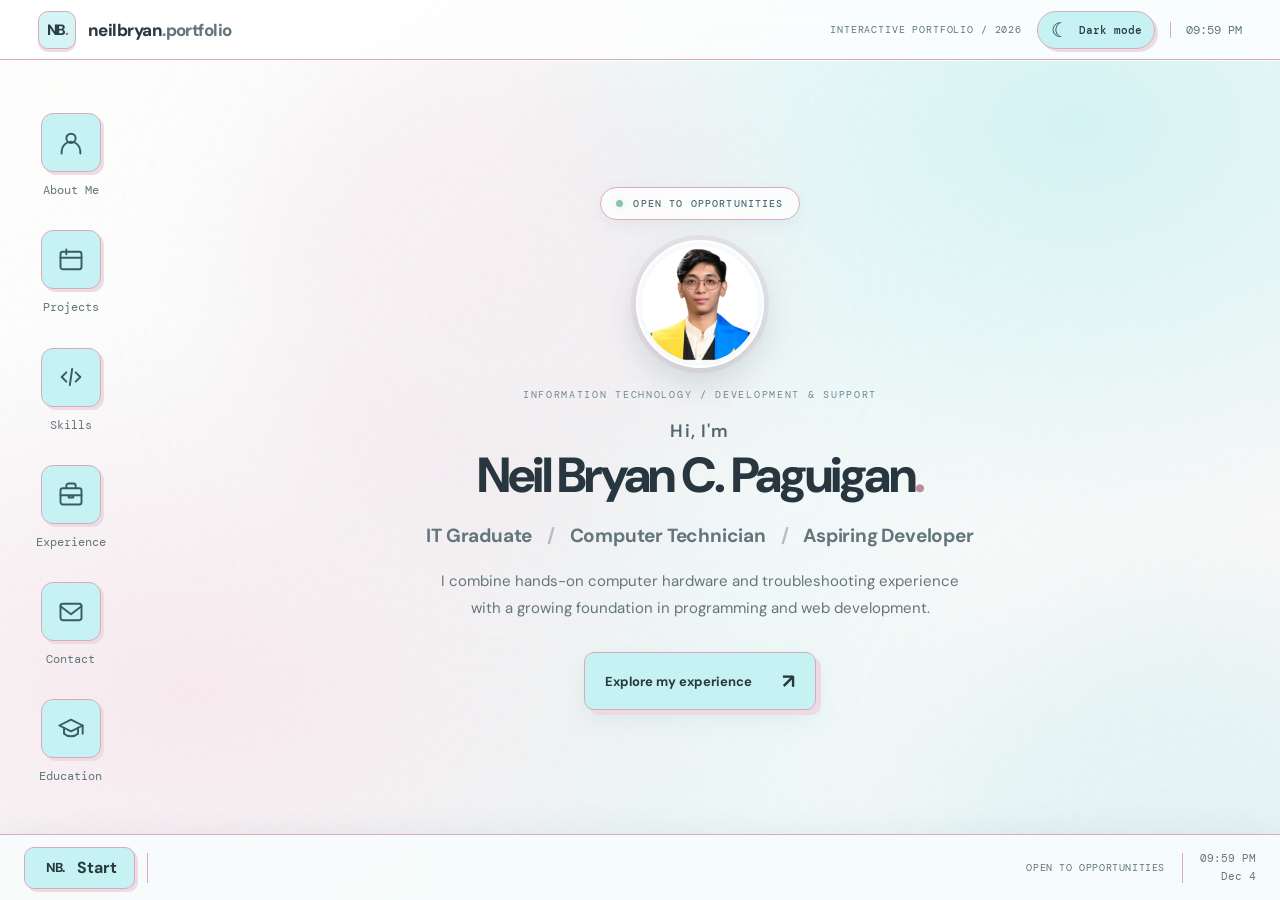
<file: index.html>
<!DOCTYPE html>

<html data-theme="light" lang="en">
  <head>
    <meta charset="utf-8"/>
    <meta content="width=device-width, initial-scale=1.0" name="viewport"/>
    <meta content="#f8fbfa" name="theme-color"/>
    <meta content="Explore Neil Bryan C. Paguigan’s desktop-style portfolio: IT graduate, computer technician, and developing programmer based in Bulacan, Philippines." name="description"/>
    <title>Neil Bryan C. Paguigan | Portfolio</title>
    <link href="style.css?v=home-portrait-1" rel="stylesheet"/>
    <link href="neon-overtake.css" rel="stylesheet"/>
    <script defer="" src="script.js?v=ios-window-fix-1"></script>
    <link href="assets/favicon.svg" rel="icon" type="image/svg+xml"/>
  </head>

  <body>
    <!-- SVG ICON DEFINITIONS — navigation icon shapes -->
    <svg aria-hidden="true" class="icon-sprite" xmlns="http://www.w3.org/2000/svg">
      <defs>
        <symbol fill="none" id="icon-about" stroke="currentColor" stroke-linecap="round" stroke-linejoin="round" stroke-width="1.65" viewbox="0 0 24 24">
          <circle cx="12" cy="8" r="4"></circle>
          <path d="M4 21v-2a8 8 0 0 1 16 0v2"></path>
        </symbol>
        <symbol fill="none" id="icon-projects" stroke="currentColor" stroke-linecap="round" stroke-linejoin="round" stroke-width="1.65" viewbox="0 0 24 24">
          <rect height="15" rx="2" width="18" x="3" y="5"></rect>
          <path d="M3 10h18M8 3v4"></path>
        </symbol>
        <symbol fill="none" id="icon-skills" stroke="currentColor" stroke-linecap="round" stroke-linejoin="round" stroke-width="1.65" viewbox="0 0 24 24">
          <path d="m8 8-4 4 4 4m8-8 4 4-4 4m-3-11-2 14"></path>
        </symbol>
        <symbol fill="none" id="icon-experience" stroke="currentColor" stroke-linecap="round" stroke-linejoin="round" stroke-width="1.65" viewbox="0 0 24 24">
          <rect height="14" rx="2" width="18" x="3" y="7"></rect>
          <path d="M8 7V5a2 2 0 0 1 2-2h4a2 2 0 0 1 2 2v2M3 13h18M10 13v2h4v-2"></path>
        </symbol>
        <symbol fill="none" id="icon-contact" stroke="currentColor" stroke-linecap="round" stroke-linejoin="round" stroke-width="1.65" viewbox="0 0 24 24">
          <rect height="14" rx="2" width="18" x="3" y="5"></rect>
          <path d="m3 7 9 7 9-7"></path>
        </symbol>
        <symbol fill="none" id="icon-education" stroke="currentColor" stroke-linecap="round" stroke-linejoin="round" stroke-width="1.65" viewbox="0 0 24 24">
          <path d="m2 9 10-5 10 5-10 5L2 9Z"></path>
          <path d="M6 11v5c3.5 3 8.5 3 12 0v-5M22 9v7"></path>
        </symbol>
      </defs>
    </svg>
    <div aria-hidden="true" class="wallpaper">
      <div class="ambient ambient-one"></div>
      <div class="ambient ambient-two"></div>
      <div class="grain"></div>
    </div>
    <div class="desktop" id="desktop">
      <!-- TOP BAR — logo, theme toggle and clock -->
      <header class="topbar">
        <div class="brand">
          <span aria-hidden="true" class="brand-mark">NB<span>.</span></span>
          <span>neilbryan<span class="muted">.portfolio</span></span>
        </div>
        <div class="topbar-right">
          <span class="topbar-tip">INTERACTIVE PORTFOLIO / 2026</span>
          <button aria-label="Switch to dark mode" aria-pressed="false" class="theme-toggle" id="themeToggle" title="Switch theme" type="button">
            <span aria-hidden="true" class="theme-toggle-icon" id="themeGlyph">☾</span>
            <span class="theme-toggle-label" id="themeLabel">Dark mode</span>
          </button>
          <span class="topbar-divider"></span>
          <span id="topClock">--:--</span>
        </div>
      </header>
      <main class="workspace">
        <!-- DESKTOP SHORTCUTS — data-open targets a window ID -->
        <div aria-label="Desktop shortcuts" class="desktop-icons">
          <button class="shortcut" data-open="about">
            <span class="shortcut-icon icon-about">
              <svg aria-hidden="true" class="ui-icon"><use href="#icon-about"></use></svg>
            </span>
            <span>About Me</span>
          </button>
          <button class="shortcut" data-open="projects">
            <span class="shortcut-icon icon-projects">
              <svg aria-hidden="true" class="ui-icon"><use href="#icon-projects"></use></svg>
            </span>
            <span>Projects</span>
          </button>
          <button class="shortcut" data-open="skills">
            <span class="shortcut-icon icon-skills">
              <svg aria-hidden="true" class="ui-icon"><use href="#icon-skills"></use></svg>
            </span>
            <span>Skills</span>
          </button>
          <button class="shortcut" data-open="experience">
            <span class="shortcut-icon icon-experience">
              <svg aria-hidden="true" class="ui-icon"><use href="#icon-experience"></use></svg>
            </span>
            <span>Experience</span>
          </button>
          <button class="shortcut" data-open="contact">
            <span class="shortcut-icon icon-contact">
              <svg aria-hidden="true" class="ui-icon"><use href="#icon-contact"></use></svg>
            </span>
            <span>Contact</span>
          </button>
          <button class="shortcut" data-open="education">
            <span class="shortcut-icon icon-education">
              <svg aria-hidden="true" class="ui-icon"><use href="#icon-education"></use></svg>
            </span>
            <span>Education</span>
          </button>
        </div>

        <!-- HERO / HOME PAGE — edit your name, headline and introduction here -->
        <section aria-label="Welcome" class="hero">
          <div class="hello-pill"><span class="status-dot"></span> OPEN TO OPPORTUNITIES</div>
          <!-- HOME PORTRAIT — uses the same photo as the About Me window. -->
          <div class="hero-symbol hero-portrait">
            <img
              src="assets/profile.jpg"
              alt="Portrait of Neil Bryan C. Paguigan"
              width="400"
              height="400"
              fetchpriority="high"
            />
          </div>
          <p class="hero-kicker">INFORMATION TECHNOLOGY / DEVELOPMENT &amp; SUPPORT</p>
          <p class="hero-intro">Hi, I'm</p>
          <h1 class="hero-name">Neil Bryan C. Paguigan<span class="hero-period">.</span></h1>
          <p class="hero-description">IT Graduate <span class="role-divider">/</span> Computer Technician <span class="role-divider">/</span> Aspiring Developer</p>
          <p class="hero-subtitle">
            I combine hands-on computer hardware and troubleshooting experience with a growing foundation
            in programming and web development.
          </p>
          <button class="hero-action" data-open="experience">Explore my experience <span aria-hidden="true">↗</span></button>
        </section>
        <div class="window-layer" id="windowLayer">
          <!-- ABOUT ME — edit your introduction and personal details below -->
          <section aria-label="About Me" aria-modal="false" class="app-window" data-icon="A" data-title="About Me" hidden="" id="window-about" role="dialog">
            <div class="window-titlebar">
              <div class="window-heading"><svg aria-hidden="true" class="heading-icon"><use href="#icon-about"></use></svg>about / profile</div>
              <div class="window-controls">
                <button aria-label="Minimize About Me" data-minimize="">−</button>
                <button aria-label="Close About Me" data-close="">×</button>
              </div>
            </div>
            <div class="window-body about-layout">
              <div class="avatar-card">
                <div class="avatar-art avatar-photo-wrap">
                  <img alt="Portrait of Neil Bryan C. Paguigan" height="400" loading="lazy" src="assets/profile.jpg" width="400"/>
                </div>
                <div class="avatar-caption">NEIL BRYAN C. PAGUIGAN</div>
              </div>
              <div class="about-copy">
                <p class="eyebrow">01 / ABOUT ME</p>
                <h2>Hi, I'm <span class="highlight">Neil Bryan.</span></h2>
                <p>
                  I'm a Bachelor of Science in Information Technology graduate from STI College San Jose
                  Del Monte, with practical experience in computer diagnostics, PC assembly, operating
                  system installation, and software troubleshooting.
                </p>
                <p>
                  My background also includes an on-the-job training role as a video editor at Hooli
                  Software. I'm continuing to build my programming skills and looking for opportunities
                  to apply both my technical experience and creativity.
                </p>
                <div class="tags">
                  <span>BS Information Technology</span>
                  <span>PC Support</span>
                  <span>Web Fundamentals</span>
                  <span>Video Editing</span>
                </div>
              </div>
            </div>
          </section>

          <!-- PROJECTS — update project cards, descriptions and links below -->
          <section aria-label="Projects" aria-modal="false" class="app-window" data-icon="P" data-title="Projects" hidden="" id="window-projects" role="dialog">
            <div class="window-titlebar">
              <div class="window-heading"><svg aria-hidden="true" class="heading-icon"><use href="#icon-projects"></use></svg>projects / selected work</div>
              <div class="window-controls">
                <button aria-label="Minimize Projects" data-minimize="">−</button>
                <button aria-label="Close Projects" data-close="">×</button>
              </div>
            </div>
            <div class="window-body">
              <p class="eyebrow">02 / SELECTED WORK</p>
              <div class="section-heading">
                <h2>Work &amp; <span class="highlight">projects.</span></h2>
                <span class="tiny-caption">SELECTED WORK</span>
              </div>
              <div class="project-grid">
                <!-- PROJECT CARD — replace the title, description, and tech stack below -->
                <article class="project-card">
                  <div class="project-art art-one">
                    <span aria-hidden="true" class="project-logo">NB<span class="project-logo-dot">.</span></span>
                    <small>WEB PORTFOLIO</small>
                  </div>
                  <div class="project-content">
                    <div class="project-index">01 — PERSONAL WEBSITE</div>
                    <h3>Portfolio OS</h3>
                    <p>This website: a desktop-inspired, responsive portfolio with shortcut navigation, interactive windows, and light/dark themes.</p>
                    <div class="project-footer">
                      <span>HTML · CSS · JAVASCRIPT</span>
                      <span class="project-current">YOU'RE HERE</span>
                    </div>
                  </div>
                </article>

                <!-- PROJECT 02 — VIDEO EDITING: Opens an internal Portfolio OS window -->
                <article class="project-card video-project-card">
                  <a
                    class="video-project-card-link"
                    href="#window-video-editing"
                    data-open="video-editing"
                    aria-label="Open Video Editing samples inside Portfolio OS"
                  >
                    <div class="project-art art-two">
                      <span aria-hidden="true">▶</span>
                      <small>HOOLI SOFTWARE</small>
                    </div>

                    <div class="project-content">
                      <div class="project-index">02 — OJT / VIDEO</div>
                      <h3>Video Editing</h3>

                      <p>
                        Edited short-form Reels content and lyric videos during
                        my March–June 2023 internship at Hooli Software.
                      </p>

                      <div class="project-footer">
                        <span>REELS · LYRIC VIDEOS</span>
                        <span class="video-project-action">VIEW SAMPLES ↗</span>
                      </div>
                    </div>
                  </a>
                </article>

                <!-- PROJECT CARD — replace the title, description, and tech stack below -->
                <article class="project-card neon-project-card">
                  <a aria-label="View Neon Overtake game details, screenshots, and download (opens in a new tab)" class="neon-project-card-link" href="neon-overtake.html" rel="noopener noreferrer" target="_blank">
                    <div class="project-art neon-project-art">
                      <img alt="Neon Overtake game logo" loading="lazy" src="assets/neon-overtake/logo.png"/>
                      <small>PYTHON / WINDOWS GAME</small>
                    </div>
                    <div class="project-content">
                      <div class="project-index">03 — INDEPENDENT GAME PROJECT</div>
                      <h3>Neon Overtake</h3>
                      <p>A neon-styled 2D arcade driving game. Dodge traffic, overtake cars, and chase a new personal best as the speed increases.</p>
                      <div class="project-footer">
                        <span>PYTHON · WINDOWS · ARCADE</span>
                        <span class="neon-project-action">VIEW GAME ↗</span>
                      </div>
                    </div>
                  </a>
                </article>

                <!-- PROJECT 04 — NEON OVERTAKE: Click to open the game details in a new tab -->
              </div>
              <p class="editor-note">Select Neon Overtake to view gameplay screenshots, details, and its Windows installer.</p>
            </div>
          </section>

          <!-- VIDEO EDITING — Internal Portfolio OS window with two YouTube samples -->
          <section
            id="window-video-editing"
            class="app-window video-samples-window"
            role="dialog"
            aria-label="Video Editing sample videos"
            aria-modal="false"
            data-title="Video Editing"
            data-icon="▶"
            hidden
          >
            <div class="window-titlebar">
              <div class="window-heading">
                <svg aria-hidden="true" class="heading-icon">
                  <use href="#icon-projects"></use>
                </svg>
                video editing / youtube samples
              </div>

              <div class="window-controls">
                <button aria-label="Minimize Video Editing" data-minimize>−</button>
                <button aria-label="Close Video Editing" data-close>×</button>
              </div>
            </div>

            <div class="window-body video-samples-body">
              <p class="eyebrow">02 / VIDEO EDITING</p>
              <h2>Here are my <span class="highlight">sample YouTube videos.</span></h2>

              <p class="video-samples-intro">
                Two video-editing samples: one standard YouTube video and one YouTube Short.
                You can watch them here without leaving Portfolio OS.
              </p>

              <div class="video-samples-grid">
                <!-- SAMPLE 01 — Regular YouTube video -->
                <article class="video-sample-card">
                  <div class="video-sample-heading">
                    <span>01 / YT VIDEO</span>
                    <h3>YT Video</h3>
                  </div>

                  <div class="video-player video-player-wide">
                    <iframe
                      title="Video editing sample — YouTube video"
                      data-video-src="https://www.youtube-nocookie.com/embed/UKLAP0LVAnY"
                      loading="lazy"
                      allow="accelerometer; autoplay; clipboard-write; encrypted-media; gyroscope; picture-in-picture; web-share"
                      referrerpolicy="strict-origin-when-cross-origin"
                      allowfullscreen
                    ></iframe>
                  </div>

                  <a
                    class="video-sample-external"
                    href="https://www.youtube.com/watch?v=UKLAP0LVAnY"
                    target="_blank"
                    rel="noopener noreferrer"
                  >
                    View original on YouTube ↗
                  </a>
                </article>

                <!-- SAMPLE 02 — YouTube Short -->
                <article class="video-sample-card">
                  <div class="video-sample-heading">
                    <span>02 / YT SHORTS</span>
                    <h3>YT Shorts</h3>
                  </div>

                  <div class="video-player video-player-shorts">
                    <iframe
                      title="Video editing sample — YouTube Short"
                      data-video-src="https://www.youtube-nocookie.com/embed/x6o4ny98lG0"
                      loading="lazy"
                      allow="accelerometer; autoplay; clipboard-write; encrypted-media; gyroscope; picture-in-picture; web-share"
                      referrerpolicy="strict-origin-when-cross-origin"
                      allowfullscreen
                    ></iframe>
                  </div>

                  <a
                    class="video-sample-external"
                    href="https://www.youtube.com/shorts/x6o4ny98lG0"
                    target="_blank"
                    rel="noopener noreferrer"
                  >
                    View original on YouTube ↗
                  </a>
                </article>
              </div>

              <p class="video-samples-footnote">
                If an embedded video is unavailable, use its YouTube link above.
              </p>
            </div>
          </section>

          <!-- SKILLS — edit your technical and workplace skills below -->
          <section aria-label="Skills" aria-modal="false" class="app-window" data-icon="S" data-title="Skills" hidden="" id="window-skills" role="dialog">
            <div class="window-titlebar">
              <div class="window-heading"><svg aria-hidden="true" class="heading-icon"><use href="#icon-skills"></use></svg>skills / capabilities</div>
              <div class="window-controls">
                <button aria-label="Minimize Skills" data-minimize="">−</button>
                <button aria-label="Close Skills" data-close="">×</button>
              </div>
            </div>
            <div class="window-body">
              <p class="eyebrow">03 / TECHNICAL SKILLS</p>
              <h2>What I <span class="highlight">work with.</span></h2>
              <p class="section-lead">A foundation in programming and practical experience with computers, software, and creative tools.</p>

              <!-- SKILL CATEGORY — add or remove <span> items inside .skill-pills -->
              <div class="skill-group">
                <h3><span>01</span> Programming fundamentals</h3>
                <div class="skill-pills">
                  <span>HTML</span>
                  <span>CSS</span>
                  <span>JavaScript</span>
                  <span>C# (basic)</span>
                  <span>Python (basic)</span>
                </div>
              </div>

              <!-- SKILL CATEGORY — add or remove <span> items inside .skill-pills -->
              <div class="skill-group">
                <h3><span>02</span> Computer hardware &amp; support</h3>
                <div class="skill-pills">
                  <span>PC Building</span>
                  <span>System Diagnostics</span>
                  <span>OS Installation</span>
                  <span>Software Installation</span>
                  <span>Basic Troubleshooting</span>
                  <span>Computer Literacy</span>
                </div>
              </div>

              <!-- SKILL CATEGORY — add or remove <span> items inside .skill-pills -->
              <div class="skill-group">
                <h3><span>03</span> Creative &amp; workplace skills</h3>
                <div class="skill-pills">
                  <span>Reels Video Editing</span>
                  <span>Lyric Videos</span>
                  <span>Photo Editing</span>
                  <span>Microsoft Office (basic)</span>
                  <span>Written Communication</span>
                  <span>Verbal Communication</span>
                </div>
              </div>
              <p class="editor-note">Programming languages are listed as foundational skills, consistent with my résumé.</p>
            </div>
          </section>

          <!-- EXPERIENCE — edit your job descriptions and dates below -->
          <section aria-label="Experience" aria-modal="false" class="app-window" data-icon="E" data-title="Experience" hidden="" id="window-experience" role="dialog">
            <div class="window-titlebar">
              <div class="window-heading"><svg aria-hidden="true" class="heading-icon"><use href="#icon-experience"></use></svg>experience / timeline</div>
              <div class="window-controls">
                <button aria-label="Minimize Experience" data-minimize="">−</button>
                <button aria-label="Close Experience" data-close="">×</button>
              </div>
            </div>
            <div class="window-body">
              <p class="eyebrow">04 / PROFESSIONAL EXPERIENCE</p>
              <h2>Where I've <span class="highlight">worked.</span></h2>

              <!-- EXPERIENCE TIMELINE — edit roles, dates, and responsibilities -->
              <div class="timeline">
                <div class="timeline-item">
                  <div class="timeline-dot"></div>
                  <span class="timeline-date">NOV 2024 — PRESENT</span>
                  <h3>Computer Technician</h3>
                  <p class="timeline-place">PC Bulacan Computer Center · San Jose del Monte, Bulacan</p>
                  <ul class="experience-list">
                    <li>Diagnose desktop computer hardware issues.</li>
                    <li>Assemble and build system units.</li>
                    <li>Install operating systems and software, and perform basic troubleshooting.</li>
                  </ul>
                </div>
                <div class="timeline-item">
                  <div class="timeline-dot"></div>
                  <span class="timeline-date">MAR 2023 — JUN 2023</span>
                  <h3>Video Editor (OJT)</h3>
                  <p class="timeline-place">Hooli Software · Internship</p>
                  <ul class="experience-list">
                    <li>Edited Reels and other short-form video content.</li>
                    <li>Created or edited lyric videos.</li>
                    <li>Worked on preloaders for websites.</li>
                  </ul>
                </div>
              </div>
            </div>
          </section>

          <!-- CONTACT — edit your email, phone number and location below -->
          <section aria-label="Contact" aria-modal="false" class="app-window" data-icon="C" data-title="Contact" hidden="" id="window-contact" role="dialog">
            <div class="window-titlebar">
              <div class="window-heading"><svg aria-hidden="true" class="heading-icon"><use href="#icon-contact"></use></svg>contact / connect</div>
              <div class="window-controls">
                <button aria-label="Minimize Contact" data-minimize="">−</button>
                <button aria-label="Close Contact" data-close="">×</button>
              </div>
            </div>
            <div class="window-body contact-body">
              <div class="contact-art">
                <svg aria-hidden="true" class="contact-icon"><use href="#icon-contact"></use></svg>
              </div>
              <p class="eyebrow">05 / GET IN TOUCH</p>
              <h2>Let's <span class="highlight">connect.</span></h2>
              <p>I'm based in San Jose del Monte, Bulacan, Philippines, and open to opportunities in software development and IT support.</p>
              <a class="contact-primary" href="mailto:neilbryancpaguigan@gmail.com">Email me <span aria-hidden="true">↗</span></a>

              <!-- CONTACT DETAILS — these appear publicly when you publish the site -->
              <div class="contact-details">
                <a href="mailto:neilbryancpaguigan@gmail.com">neilbryancpaguigan@gmail.com</a>
                <a href="tel:+639936010426">+63 993-601-0426</a>
                <span>San Jose del Monte, Bulacan, PH</span>
              </div>
            </div>
          </section>

          <!-- EDUCATION — edit your qualifications and schools below -->
          <section aria-label="Education" aria-modal="false" class="app-window" data-icon="ED" data-title="Education" hidden="" id="window-education" role="dialog">
            <div class="window-titlebar">
              <div class="window-heading"><svg aria-hidden="true" class="heading-icon"><use href="#icon-education"></use></svg> education / qualifications</div>
              <div class="window-controls">
                <button aria-label="Minimize Education" data-minimize="">−</button>
                <button aria-label="Close Education" data-close="">×</button>
              </div>
            </div>
            <div class="window-body">
              <p class="eyebrow">06 / EDUCATION</p>
              <h2>My academic <span class="highlight">background.</span></h2>
              <div class="timeline education-timeline">
                <div class="timeline-item">
                  <div class="timeline-dot"></div>
                  <span class="timeline-date">COLLEGE · GRADUATE</span>
                  <h3>Bachelor of Science in Information Technology</h3>
                  <p class="timeline-place">STI College San Jose Del Monte</p>
                  <p>Dean's Lister (2022)</p>
                </div>
                <div class="timeline-item">
                  <div class="timeline-dot"></div>
                  <span class="timeline-date">SENIOR HIGH SCHOOL</span>
                  <h3>Senior High School</h3>
                  <p class="timeline-place">Bulacan Standard Academy</p>
                </div>
                <div class="timeline-item">
                  <div class="timeline-dot"></div>
                  <span class="timeline-date">EARLIER EDUCATION</span>
                  <h3>Junior High School</h3>
                  <p class="timeline-place">Bulacan Standard Academy · Grades 8–10</p>
                  <p class="timeline-place">College of Saint Adela · Grade 7 (as listed on résumé)</p>
                </div>
              </div>
            </div>
          </section>
        </div>
      </main>

      <!-- TASKBAR — Start button, open windows and date/time -->
      <footer class="taskbar">
        <button aria-expanded="false" aria-label="Open shortcut menu" class="start-button" id="startButton">
          <span aria-hidden="true" class="start-mark">NB<span>.</span></span>
          <span>Start</span>
        </button>
        <div class="task-separator"></div>
        <div aria-label="Open apps" class="task-items" id="taskItems"></div>
        <div class="taskbar-right">
          <span class="taskbar-message">OPEN TO OPPORTUNITIES</span>
          <span class="task-separator"></span>
          <div class="tray-clock">
            <span id="taskClock">--:--</span>
            <span id="taskDate">---</span>
          </div>
        </div>
      </footer>

      <!-- START MENU — navigation shortcuts -->
      <div class="start-menu" hidden="" id="startMenu">
        <div class="start-heading">
          <span aria-hidden="true" class="start-heading-mark">NB<span>.</span></span>
          <span>Navigation</span>
        </div>
        <div class="start-grid">
          <button data-open="about">
            <svg aria-hidden="true" class="start-menu-icon"><use href="#icon-about"></use></svg>
            <span>About Me</span>
          </button>
          <button data-open="projects">
            <svg aria-hidden="true" class="start-menu-icon"><use href="#icon-projects"></use></svg>
            <span>Projects</span>
          </button>
          <button data-open="skills">
            <svg aria-hidden="true" class="start-menu-icon"><use href="#icon-skills"></use></svg>
            <span>Skills</span>
          </button>
          <button data-open="experience">
            <svg aria-hidden="true" class="start-menu-icon"><use href="#icon-experience"></use></svg>
            <span>Experience</span>
          </button>
          <button data-open="contact">
            <svg aria-hidden="true" class="start-menu-icon"><use href="#icon-contact"></use></svg>
            <span>Contact</span>
          </button>
          <button data-open="education">
            <svg aria-hidden="true" class="start-menu-icon"><use href="#icon-education"></use></svg>
            <span>Education</span>
          </button>
        </div>
        <div class="start-footer">PORTFOLIO OS <span>VERSION 2.0</span></div>
      </div>
    </div>
  </body>
</html>
</file>
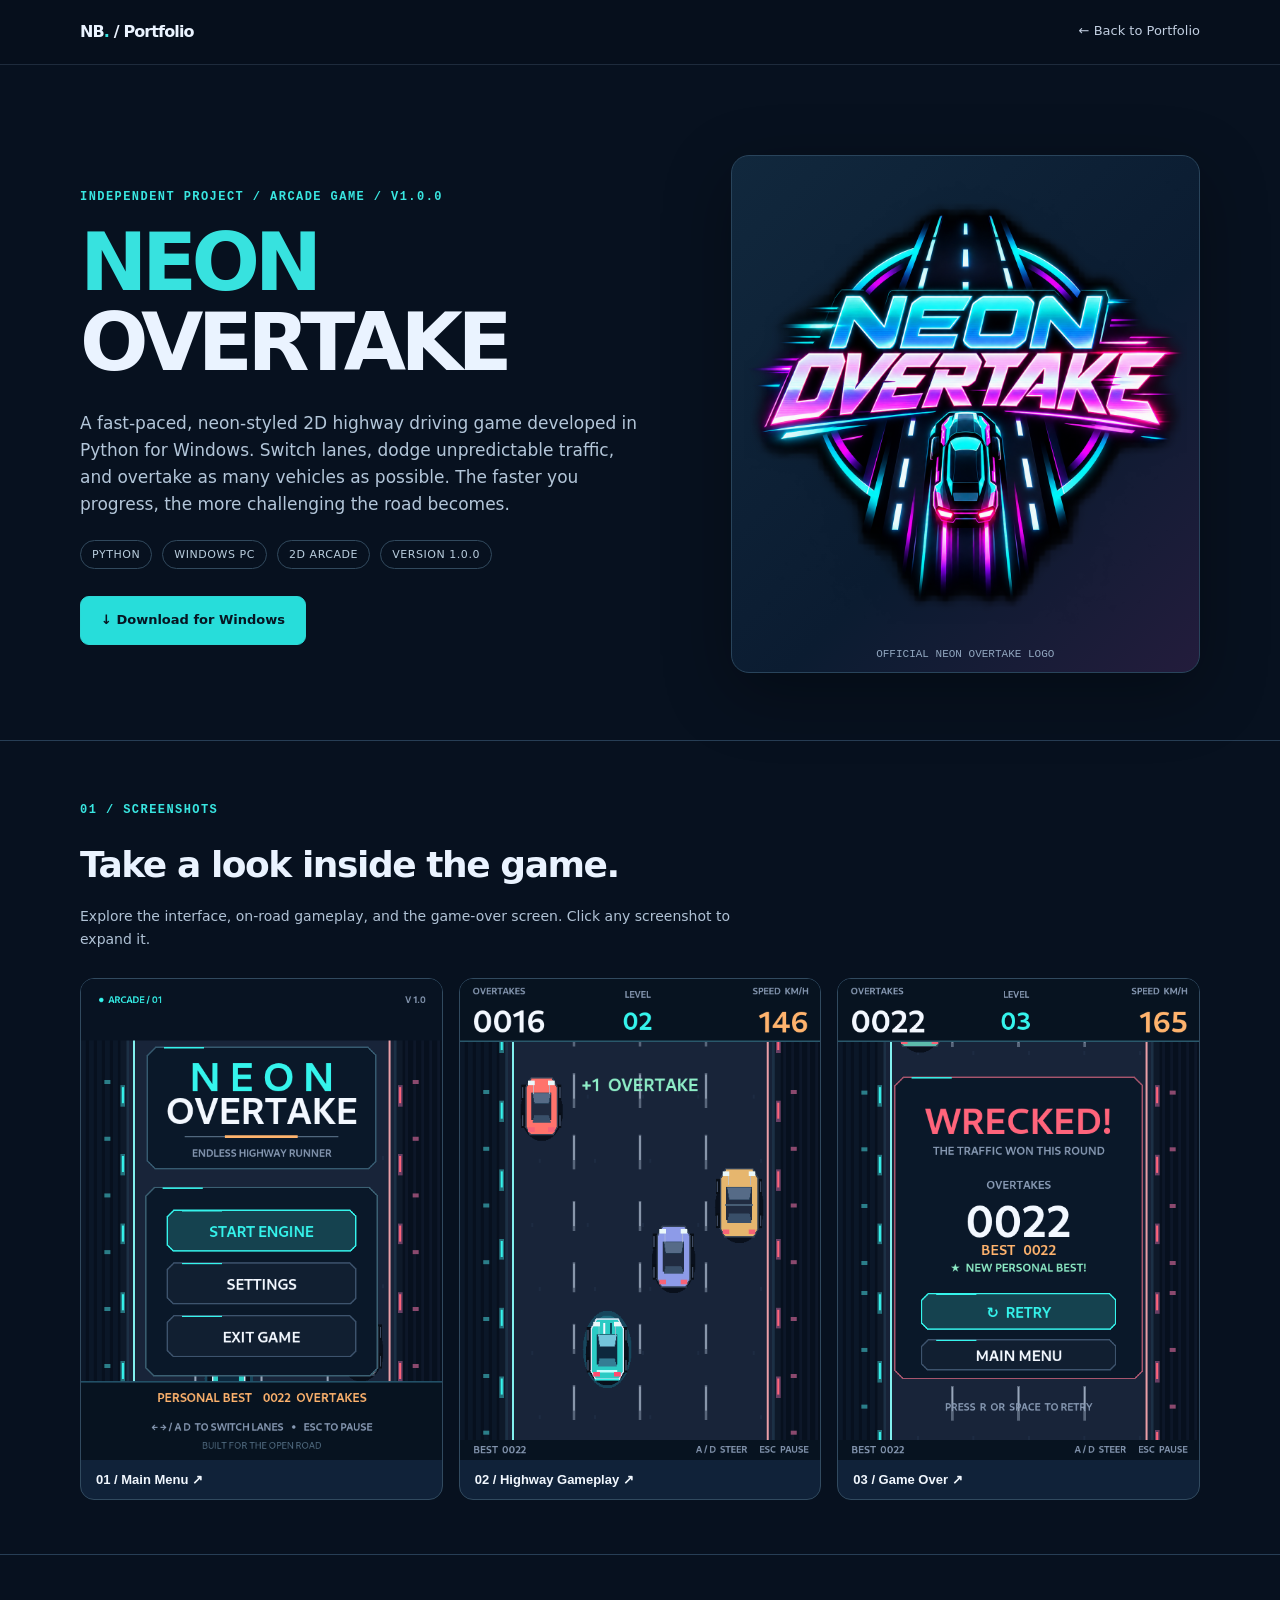
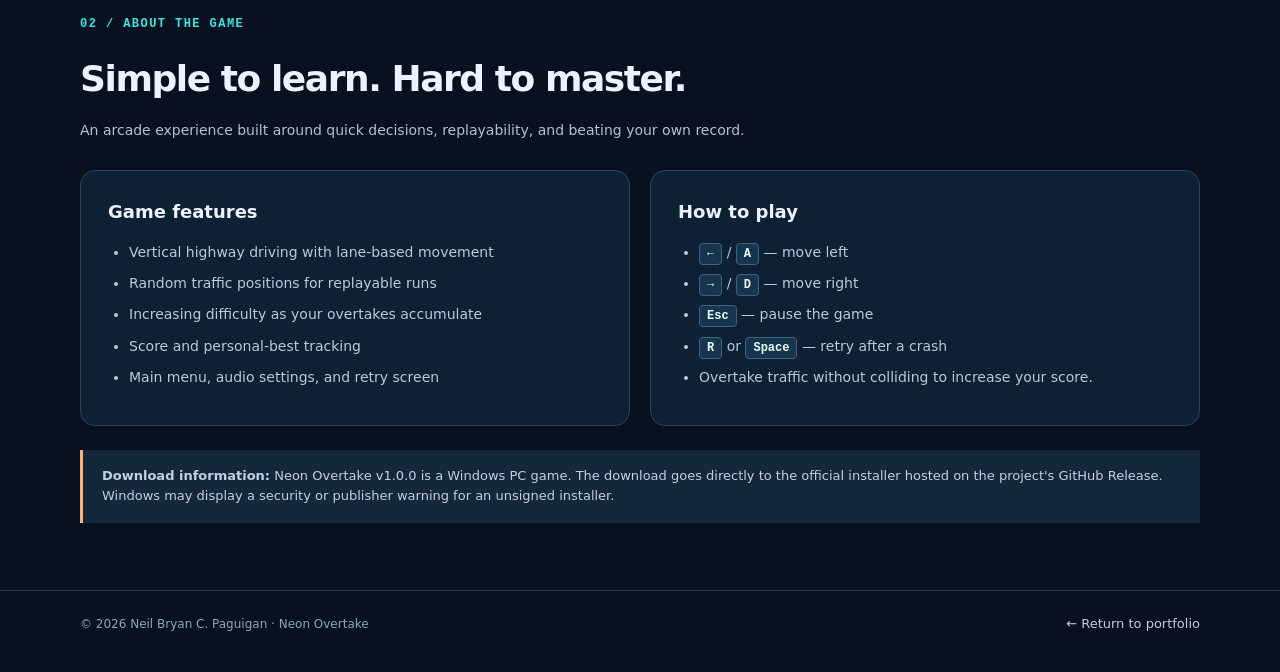
<file: neon-overtake.html>
<!DOCTYPE html>

<html lang="en">
  <head>
    <meta charset="utf-8"/>
    <meta content="width=device-width, initial-scale=1" name="viewport"/>
    <meta content="#07111f" name="theme-color"/>
    <meta content="Neon Overtake — a Python-made Windows arcade driving game. Screenshots, game features and direct download." name="description"/>
    <link href="assets/favicon.svg" rel="icon" type="image/svg+xml"/>
    <link href="neon-overtake.css" rel="stylesheet"/>
    <script defer="" src="neon-overtake.js"></script>
    <title>Neon Overtake | Neil Bryan Paguigan</title>
      </head>
        <body class="neon-page">
        <!-- Page navigation -->
          <header class="neon-topbar">
            <div class="neon-container neon-topbar-inner">
              <a aria-label="Return to portfolio homepage" class="neon-site-brand" href="index.html">NB<span>.</span> / Portfolio</a>
              <a class="neon-return" href="index.html">← Back to Portfolio</a>
            </div>
          </header>
    <main>
      <!-- Game overview and Windows installer -->
      <section aria-labelledby="gameTitle" class="neon-container neon-hero">
        <div>
          <p class="neon-kicker">Independent Project / Arcade Game / v1.0.0</p>
          <h1 class="neon-title" id="gameTitle"><span>Neon</span> Overtake</h1>
          <p class="neon-description">
          A fast-paced, neon-styled 2D highway driving game developed in Python for Windows.
          Switch lanes, dodge unpredictable traffic, and overtake as many vehicles as possible.
          The faster you progress, the more challenging the road becomes.
          </p>
        <div aria-label="Project technology and platform" class="neon-tags">
          <span>PYTHON</span>
          <span>WINDOWS PC</span>
          <span>2D ARCADE</span>
          <span>VERSION 1.0.0</span>
        </div>
        <div class="neon-actions">
          <a class="neon-btn neon-btn-primary" href="https://github.com/NiruPH8/NeonOvertake/releases/download/1.0.0/NeonOvertake-Setup-v1.0.0.exe">
            ↓ Download for Windows
          </a>
        </div>
        </div>
        <figure class="neon-hero-frame">
          <img alt="Neon Overtake game logo with a neon highway and car" height="989" src="assets/neon-overtake/logo.png" width="1893"/>
           <figcaption>OFFICIAL NEON OVERTAKE LOGO</figcaption>
        </figure>
      </section>
<hr class="neon-divider"/>
  <!-- Click a screenshot to enlarge it -->
      <section aria-labelledby="galleryTitle" class="neon-container neon-section">
        <p class="neon-kicker">01 / Screenshots</p>
        <h2 class="neon-section-title" id="galleryTitle">Take a look inside the game.</h2>
        <p class="neon-section-desc">Explore the interface, on-road gameplay, and the game-over screen. Click any screenshot to expand it.</p>
       <div class="neon-gallery" id="gameGallery">
        <button class="neon-gallery-item" data-caption="Main Menu" data-img="assets/neon-overtake/preview-menu.png" type="button">
          <img alt="Neon Overtake main menu" height="1254" loading="lazy" src="assets/neon-overtake/preview-menu.png" width="1254"/>
            <span>01 / Main Menu ↗</span>
        </button>
        <button class="neon-gallery-item" data-caption="Highway Gameplay" data-img="assets/neon-overtake/preview-gameplay.png" type="button">
          <img alt="Player driving between cars on the highway" height="720" loading="lazy" src="assets/neon-overtake/preview-gameplay.png" width="540"/>
            <span>02 / Highway Gameplay ↗</span>
       </button>
       <button class="neon-gallery-item" data-caption="Game Over &amp; Personal Best" data-img="assets/neon-overtake/preview-gameover.png" type="button">
          <img alt="Neon Overtake wrecked screen showing the personal best" height="720" loading="lazy" src="assets/neon-overtake/preview-gameover.png" width="540"/>
            <span>03 / Game Over ↗</span>
       </button>
      </div>
      </section>
<hr class="neon-divider"/>
<!-- Project details -->
      <section aria-labelledby="detailsTitle" class="neon-container neon-section">
        <p class="neon-kicker">02 / About the game</p>
          <h2 class="neon-section-title" id="detailsTitle">Simple to learn. Hard to master.</h2>
        <p class="neon-section-desc">An arcade experience built around quick decisions, replayability, and beating your own record.</p>
      <div class="neon-details">
        <div class="neon-detail-card">
         <h3>Game features</h3>
            <ul>
             <li>Vertical highway driving with lane-based movement</li>
             <li>Random traffic positions for replayable runs</li>
             <li>Increasing difficulty as your overtakes accumulate</li>
             <li>Score and personal-best tracking</li>
             <li>Main menu, audio settings, and retry screen</li>
            </ul>
         </div>
         <div class="neon-detail-card">
          <h3>How to play</h3>
            <ul>
             <li><kbd>←</kbd> / <kbd>A</kbd> — move left</li>
             <li><kbd>→</kbd> / <kbd>D</kbd> — move right</li>
             <li><kbd>Esc</kbd> — pause the game</li>
             <li><kbd>R</kbd> or <kbd>Space</kbd> — retry after a crash</li>
             <li>Overtake traffic without colliding to increase your score.</li>
            </ul>
         </div>
        </div>
          <p class="neon-note">
            <strong>Download information:</strong> Neon Overtake v1.0.0 is a Windows PC game.
          The download goes directly to the official installer hosted on the project's GitHub Release.
          Windows may display a security or publisher warning for an unsigned installer.
          </p>
      </section>
    </main>
<hr class="neon-divider"/>
        <footer class="neon-container neon-footer">
          <span>© 2026 Neil Bryan C. Paguigan · Neon Overtake</span>
            <a class="neon-return" href="index.html">← Return to portfolio</a>
        </footer>
<!-- Accessible full-screen screenshot viewer -->
        <dialog aria-labelledby="screenshotTitle" class="neon-lightbox" id="screenshotDialog">
         <div class="neon-lightbox-head">
          <strong id="screenshotTitle">Game screenshot</strong>
          <button aria-label="Close screenshot" id="closeScreenshot" type="button">✕ Close</button>
        </div>
            <img alt="Expanded game screenshot" height="720" id="fullScreenshot" width="540"/>
            <div class="neon-lightbox-actions">
            <button id="previousScreenshot" type="button">← Previous</button>
            <span aria-live="polite" id="screenshotNumber"></span>
            <button id="nextScreenshot" type="button">Next →</button>
        </div>
      </dialog>
    </body>
</html>
</file>
<file: style.css>
/*
 * PORTFOLIO STYLES — CODE NAVIGATION
 *
 * Use Ctrl+F for: HERO, PROJECTS, EXPERIENCE, CONTACT, or RESPONSIVE.
 * Light mode is the default; the dark theme is available through the toggle.
 * Many later rules refine earlier ones. Keep the order to preserve the design.
 * To change colors, look for LIGHT / DARK THEME and PASTEL LIGHT THEME.
 */


/* ==========================================================================
   FONTS — loaded from Google Fonts
   ========================================================================== */
@import url('https://fonts.googleapis.com/css2?family=DM+Mono:wght@400;500&family=DM+Sans:wght@400;500;600;700;800&display=swap');


/* ==========================================================================
   BASE / DESIGN TOKENS — main dark-mode variables and reset
   ========================================================================== */
:root {
  color-scheme: dark;
  --bg: #08090c;
  --panel: #121418;
  --panel2: #191b21;
  --border: #ffffff35;
  --text: #f7f4ee;
  --muted: #a5a4a7;
  --accent: #d9d2f2;
  --warm: #e8d6bd;
  --task-h: 66px;
  font-family: 'DM Sans',system-ui,sans-serif;
}

* {
  box-sizing: border-box;
}

html,
body {
  margin: 0;
  min-height: 100%;
  background: var(--bg);
  color: var(--text);
}

button,
a {
  font: inherit;
}

button {
  cursor: pointer;
}

a {
  color: inherit;
}


/* ==========================================================================
   BACKGROUND — wallpaper and soft ambient effects
   ========================================================================== */
.wallpaper {
  position: fixed;
  inset: 0;
  overflow: hidden;
  pointer-events: none;
  background: radial-gradient(ellipse at 50% 48%,#181a21 0%,#0b0c10 47%,#07080b 95%);
}

.ambient {
  position: absolute;
  width: 40vw;
  height: 40vw;
  border-radius: 50%;
  filter: blur(90px);
  opacity: .12;
}

.ambient-one {
  background: #a7a1cc;
  top: 15%;
  left: 25%;
}

.ambient-two {
  background: #b28c78;
  right: -20%;
  bottom: -30%;
}

.grain {
  position: absolute;
  inset: 0;
  opacity: .1;
  background-image: url("data:image/svg+xml,%3Csvg viewBox='0 0 140 140' xmlns='http://www.w3.org/2000/svg'%3E%3Cfilter id='n'%3E%3CfeTurbulence type='fractalNoise' baseFrequency='.8' numOctaves='3' stitchTiles='stitch'/%3E%3C/filter%3E%3Crect width='100%25' height='100%25' filter='url(%23n)' opacity='.35'/%3E%3C/svg%3E");
}

.desktop {
  position: relative;
  min-height: 100dvh;
  overflow: hidden;
}


/* ==========================================================================
   HEADER — branding and theme controls
   ========================================================================== */
.topbar {
  height: 60px;
  padding: 0 38px;
  display: flex;
  justify-content: space-between;
  align-items: center;
  border-bottom: 1px solid #ffffff1b;
  background: #090a0c55;
}

.brand {
  display: flex;
  align-items: center;
  gap: 10px;
  font-weight: 800;
  letter-spacing: -.7px;
  font-size: 18px;
}

.brand-mark {
  font-size: 30px;
  color: #e4d7f2;
}

.muted {
  color: #9998a0;
}

.topbar-right {
  display: flex;
  align-items: center;
  gap: 20px;
  font: 12px 'DM Mono',monospace;
  color: #bbb8bf;
}

.topbar-tip {
  color: #aaa5ac;
}

.topbar-divider {
  width: 1px;
  height: 16px;
  background: #fff4;
}


/* ==========================================================================
   WORKSPACE — layout for the desktop
   ========================================================================== */
.workspace {
  position: relative;
  min-height: calc(100dvh - 60px - var(--task-h));
  display: flex;
  align-items: center;
  justify-content: center;
  padding: 42px 100px 80px;
}


/* ==========================================================================
   SHORTCUTS — navigation icons and hover effects
   ========================================================================== */
.desktop-icons {
  position: absolute;
  z-index: 2;
  left: 39px;
  top: 42px;
  display: grid;
  grid-template-columns: 90px;
  gap: 23px;
}

.shortcut {
  background: transparent;
  border: 1px solid transparent;
  color: #f8f5f1;
  display: flex;
  flex-direction: column;
  align-items: center;
  gap: 9px;
  padding: 7px 5px 8px;
  border-radius: 12px;
  font: 12px 'DM Mono',monospace;
  white-space: nowrap;
  transition: .2s;
}

.shortcut:hover,
.shortcut:focus-visible {
  background: #ffffff12;
  border-color: #ffffff30;
  outline: none;
  transform: translateY(-2px);
}

.shortcut-icon {
  width: 60px;
  height: 59px;
  display: grid;
  place-items: center;
  background: #1a1b20;
  border: 1px solid #aaa7b1;
  border-radius: 14px;
  box-shadow: 5px 5px 0 #0008;
  font: 34px 'DM Sans',sans-serif;
}

.icon-about {
  color: #e6d6c1;
}

.icon-projects {
  color: #c6c0e8;
}

.icon-skills {
  color: #e7ded3;
}

.icon-experience {
  color: #dedad0;
}

.icon-contact {
  color: #d1c6eb;
}

.icon-notes {
  color: #eedebc;
}


/* ==========================================================================
   HOME / HERO — title, introduction and call to action
   ========================================================================== */
.hero {
  text-align: center;
  width: min(760px,100%);
  position: relative;
  z-index: 1;
  margin-top: -35px;
}

.hello-pill {
  display: inline-flex;
  align-items: center;
  gap: 10px;
  padding: 9px 15px;
  border: 1px solid #ffffff40;
  background: #ffffff07;
  border-radius: 999px;
  letter-spacing: 1.3px;
  color: #e6ddd2;
  font: 10px 'DM Mono',monospace;
}

.hello-pill>span:last-child {
  color: #e7cba8;
}

.status-dot {
  width: 7px;
  height: 7px;
  border-radius: 50%;
  background: #bed6b2;
  box-shadow: 0 0 10px #a1dfa766;
}

.hero-symbol {
  font-size: 46px;
  margin: 25px auto 16px;
  color: #ded1ef;
  animation: rotate 24s linear infinite;
  width: max-content;
}

@keyframes rotate {
  to {
    transform: rotate(360deg);
  }
}

.hero-kicker,
.eyebrow {
  font: 11px 'DM Mono',monospace;
  color: #b2a9ba;
  letter-spacing: 2.3px;
}

.hero h1 {
  font-size: clamp(58px,8vw,116px);
  line-height: 1.05;
  letter-spacing: -6px;
  margin: 10px 0 21px;
  font-weight: 800;
}

.cursor {
  color: #d9c9e9;
  animation: blink 1.1s step-end infinite;
}

@keyframes blink {
  50% {
    opacity: 0;
  }
}

.hero-description {
  font-weight: 700;
  font-size: clamp(14px,1.6vw,19px);
  margin: 0;
}

.star {
  color: #d9c9e9;
  padding: 0 9px;
}

.hero-subtitle {
  color: #a9a5aa;
  font-size: 15px;
  max-width: 475px;
  line-height: 1.8;
  margin: 20px auto 30px;
}

.hero-action,
.contact-primary {
  display: inline-flex;
  align-items: center;
  justify-content: center;
  gap: 30px;
  text-decoration: none;
  border-radius: 10px;
  padding: 15px 20px;
  border: 1px solid #f1e8e2;
  background: #f3eee9;
  color: #101014;
  font-weight: 800;
  font-size: 13px;
  transition: .2s;
}

.hero-action:hover,
.contact-primary:hover {
  transform: translateY(-3px);
  box-shadow: 0 8px 30px #ffffff1c;
}

.hero-action span,
.contact-primary span {
  font-size: 20px;
}

.desktop-sticker {
  position: absolute;
  color: #bdb4b5;
  font: 13px 'DM Mono',monospace;
  transform: rotate(8deg);
}

.sticker-top {
  right: 7%;
  top: 17%;
  border: 1px dashed #817982a3;
  padding: 17px 24px;
  border-radius: 6px;
  text-align: center;
  line-height: 1.8;
}


/* ==========================================================================
   TASKBAR — Start button, open apps and clock
   ========================================================================== */
.sticker-top strong {
  color: #e9d1c0;
  font-weight: 500;
}

.sticker-top span {
  position: absolute;
  right: -12px;
  top: -21px;
  font-size: 27px;
  color: #d5c3e4;
}

.sticker-bottom {
  right: 12%;
  bottom: 12%;
  transform: rotate(-7deg);
  font-size: 12px;
  color: #b5a6bc;
}

.taskbar {
  position: fixed;
  z-index: 1000;
  bottom: 0;
  left: 0;
  right: 0;
  height: var(--task-h);
  display: flex;
  align-items: center;
  gap: 12px;
  padding: 0 24px;
  background: #141519ee;
  border-top: 1px solid #ffffff30;
  backdrop-filter: blur(22px);
}

.start-button {
  background: #ded8ed;
  color: #141419;
  border: 0;
  border-radius: 10px;
  height: 42px;
  padding: 0 17px;
  display: flex;
  align-items: center;
  gap: 9px;
  font-weight: 800;
}

.start-button:first-letter {
  font-size: 24px;
}

.task-separator {
  background: #ffffff30;
  width: 1px;
  height: 30px;
  flex-shrink: 0;
}

.task-items {
  display: flex;
  gap: 6px;
  min-width: 0;
  overflow: auto;
  scrollbar-width: none;
}

.task-item {
  display: flex;
  align-items: center;
  gap: 8px;
  padding: 10px 12px;
  white-space: nowrap;
  border: 1px solid #ffffff24;
  border-radius: 8px;
  background: #ffffff08;
  color: #ddd;
  font: 12px 'DM Mono',monospace;
}

.task-item.active {
  background: #ffffff20;
  border-color: #ffffff65;
}

.taskbar-right {
  display: flex;
  align-items: center;
  gap: 17px;
  margin-left: auto;
  white-space: nowrap;
}

.taskbar-message {
  font: 11px 'DM Mono',monospace;
  color: #b1afb4;
}

.taskbar-message span {
  color: #e8bbc9;
}

.tray-clock {
  display: flex;
  flex-direction: column;
  align-items: flex-end;
  font: 11px 'DM Mono',monospace;
  line-height: 1.6;
}

.start-menu {
  position: fixed;
  z-index: 1001;
  bottom: calc(var(--task-h) + 10px);
  left: 22px;
  width: 300px;
  background: #191a1f;
  border: 1px solid #ffffff4d;
  border-radius: 14px;
  box-shadow: 0 22px 70px #000b;
  padding: 18px;
}

.start-heading {
  font-weight: 700;
  font-size: 16px;
  display: flex;
  align-items: center;
  gap: 12px;
  padding: 3px 3px 16px;
}

.start-heading:first-letter {
  color: #d9c9e9;
}


/* ==========================================================================
   START MENU — grid of navigation shortcuts
   ========================================================================== */
.start-grid {
  display: grid;
  grid-template-columns: repeat(2,1fr);
  gap: 8px;
}

.start-grid button {
  padding: 12px;
  text-align: left;
  background: #ffffff0a;
  border: 1px solid #ffffff18;
  border-radius: 8px;
  color: #f5f1ec;
  display: flex;
  gap: 9px;
  align-items: center;
}

.start-grid button:hover {
  background: #ffffff22;
}

.start-footer {
  display: flex;
  justify-content: space-between;
  border-top: 1px solid #fff2;
  margin-top: 16px;
  padding-top: 13px;
  font: 11px 'DM Mono',monospace;
  color: #999;
}

.window-layer {
  position: absolute;
  inset: 0;
  pointer-events: none;
  z-index: 5;
}


/* ==========================================================================
   APPLICATION WINDOWS — draggable window containers
   ========================================================================== */
.app-window {
  position: absolute;
  top: 6%;
  left: 50%;
  width: min(760px,calc(100vw - 200px));
  max-height: min(76vh,740px);
  display: flex;
  flex-direction: column;
  background: #17181deF;
  border: 1px solid #ffffff63;
  border-radius: 14px;
  box-shadow: 0 25px 100px #000e,0 0 0 1px #000 inset;
  backdrop-filter: blur(24px);
  overflow: hidden;
  pointer-events: auto;
  transform: translateX(-50%);
  animation: pop .19s ease-out;
}

.app-window[hidden],
.start-menu[hidden] {
  display: none!important;
}

@keyframes pop {
  from {
    opacity: 0;
    scale: .97;
  }
  to {
    opacity: 1;
    scale: 1;
  }
}

.window-titlebar {
  height: 49px;
  flex-shrink: 0;
  background: #26272c;
  border-bottom: 1px solid #ffffff30;
  display: flex;
  align-items: center;
  justify-content: space-between;
  padding: 0 15px;
  user-select: none;
  cursor: grab;
  touch-action: none;
}

.window-heading {
  display: flex;
  gap: 9px;
  align-items: center;
  font: 12px 'DM Mono',monospace;
  color: #e4e2e6;
}

.window-heading span {
  font-size: 18px;
  color: #ddd1f0;
}

.window-controls {
  display: flex;
  gap: 8px;
}

.window-controls button {
  width: 27px;
  height: 27px;
  border-radius: 7px;
  border: 1px solid #ffffff35;
  background: #ffffff0b;
  color: white;
  font-size: 19px;
  line-height: 1;
}

.window-controls button:hover {
  background: #ffffff2b;
}

.window-controls button:last-child:hover {
  background: #af555f;
}

.window-body {
  padding: 31px;
  overflow: auto;
  scrollbar-color: #62616a transparent;
  scrollbar-width: thin;
}


/* ==========================================================================
   ABOUT / PROFILE — image, introduction and tags
   ========================================================================== */
.window-body h2 {
  font-size: clamp(24px,3vw,35px);
  line-height: 1.2;
  letter-spacing: -1.2px;
  margin: 7px 0 20px;
}

.window-body p {
  color: #bfbac1;
  font-size: 14px;
  line-height: 1.85;
}

.window-body .eyebrow {
  color: #c5b5d2;
  font-size: 10px;
}

.highlight {
  color: #decbea;
}

.about-layout {
  display: grid;
  grid-template-columns: 230px 1fr;
  gap: 29px;
}

.avatar-card {
  background: #242329;
  border: 1px solid #ffffff35;
  border-radius: 12px;
  padding: 12px;
  height: max-content;
  transform: rotate(-2deg);
}

.avatar-art {
  height: 210px;
  background: radial-gradient(circle at 30% 30%,#4e4155,#29272f 65%);
  border-radius: 7px;
  display: grid;
  place-items: center;
  color: #dac8e6;
  font-size: 75px;
  position: relative;
}

.avatar-art span {
  position: absolute;
  color: #ffeedb;
  font-size: 64px;
}

.avatar-caption {
  text-align: center;
  font: 12px 'DM Mono',monospace;
  padding: 13px 2px 3px;
  color: #ded4d3;
}


/* ==========================================================================
   PROJECTS — portfolio cards and sample work
   ========================================================================== */
.tags {
  display: flex;
  gap: 7px;
  flex-wrap: wrap;
  margin-top: 20px;
}

.tags span,
.skill-pills span {
  border: 1px solid #ffffff32;
  background: #ffffff09;
  padding: 8px 10px;
  border-radius: 7px;
  font: 11px 'DM Mono',monospace;
  color: #ded4db;
}

.section-heading {
  display: flex;
  justify-content: space-between;
  align-items: center;
}

.tiny-caption {
  font: 11px 'DM Mono',monospace;
  color: #8f8994;
}

.project-grid {
  display: grid;
  grid-template-columns: repeat(3,minmax(0,1fr));
  gap: 13px;
}

.project-card {
  background: #222329;
  border: 1px solid #ffffff2e;
  border-radius: 10px;
  overflow: hidden;
}

.project-art {
  height: 130px;
  display: flex;
  align-items: center;
  justify-content: center;
  position: relative;
  background: radial-gradient(circle at 40% 40%,#594960,#28232d);
}

.art-two {
  background: radial-gradient(circle,#6c584e,#302c2b);
}

.art-three {
  background: radial-gradient(circle,#4f5863,#272b32);
}

.project-art>span {
  font-size: 76px;
  color: #e1d4e9;
}

.project-art small {
  position: absolute;
  bottom: 9px;
  left: 12px;
  font: 9px 'DM Mono',monospace;
  letter-spacing: 1px;
  color: #f0e7ed;
}

.project-content {
  padding: 14px;
}

.project-index {
  font: 9px 'DM Mono',monospace;
  color: #b8a6c8;
  letter-spacing: 1px;
}

.project-content h3 {
  font-size: 16px;
  margin: 10px 0 4px;
}

.project-content p {
  font-size: 12px;
  line-height: 1.7;
  min-height: 81px;
  margin: 0 0 12px;
}

.project-footer {
  display: flex;
  justify-content: space-between;
  align-items: center;
  gap: 6px;
  font: 9px 'DM Mono',monospace;
  color: #c2b4c8;
}


/* ==========================================================================
   SKILLS — labels, lists and badges
   ========================================================================== */
.project-footer a {
  display: grid;
  place-items: center;
  font-size: 22px;
  text-decoration: none;
  width: 29px;
  height: 29px;
  border: 1px solid #fff4;
  border-radius: 7px;
}

.project-footer a:hover {
  background: #fff2;
}

.editor-note {
  font: 11px 'DM Mono',monospace!important;
  color: #908c96!important;
  margin: 22px 0 0;
}

.skill-group {
  margin: 27px 0;
}

.skill-group h3 {
  font-size: 15px;
  font-weight: 700;
  display: flex;
  gap: 13px;
  align-items: center;
}

.skill-group h3 span {
  font: 11px 'DM Mono',monospace;
  color: #bdabcf;
}

.skill-pills {
  display: flex;
  flex-wrap: wrap;
  gap: 9px;
}


/* ==========================================================================
   EXPERIENCE / EDUCATION — timelines
   ========================================================================== */
.timeline {
  border-left: 1px solid #ffffff4d;
  margin: 27px 0 0 7px;
  padding-left: 25px;
}

.timeline-item {
  position: relative;
  padding: 0 0 30px;
}

.timeline-dot {
  position: absolute;
  left: -31px;
  top: 6px;
  width: 11px;
  height: 11px;
  background: #ddd0e5;
  border: 2px solid #222229;
  border-radius: 50%;
}

.timeline-date {
  font: 10px 'DM Mono',monospace;
  letter-spacing: 1.2px;
  color: #d5bfdc;
}

.timeline h3 {
  margin: 7px 0;
  font-size: 19px;
}

.timeline-place {
  font-size: 12px!important;
  color: #d7cbd7!important;
  margin: 0;
}

.timeline-item p:last-child {
  margin-top: 8px;
}


/* ==========================================================================
   CONTACT — email and personal details
   ========================================================================== */
.contact-body {
  text-align: center;
}

.contact-art {
  font-size: 75px;
  color: #e9d8e9;
  position: relative;
  margin: 0 auto 5px;
  width: max-content;
}

.contact-art span {
  position: absolute;
  right: -24px;
  top: -9px;
  font-size: 35px;
}

.contact-body h2 {
  font-size: 37px;
}

.contact-body>p:not(.eyebrow) {
  max-width: 360px;
  margin: 0 auto 23px;
}

.social-links {
  display: flex;
  justify-content: center;
  gap: 15px;
  margin-top: 22px;
}

.social-links a {
  font: 12px 'DM Mono',monospace;
  color: #ddd0e6;
  text-decoration: none;
  border-bottom: 1px solid #ddd0e666;
  padding-bottom: 4px;
}

.note-paper {
  padding: 18px 24px;
  background: #d8cdbb;
  color: #393039;
  border-radius: 5px;
  box-shadow: 5px 6px 0 #0004;
  transform: rotate(-1deg);
  max-width: 520px;
}

.note-paper p {
  color: #443a3f;
  font-size: 15px;
}

.note-signoff {
  text-align: right;
  font-style: italic;
}


/* ==========================================================================
   ORIGINAL RESPONSIVE RULES — earlier viewport adjustments
   ========================================================================== */
@media (min-width:900px) {
  .app-window[data-dragged="true"] {
    transform: none;
  }
}

@media (max-width:1100px) {
  .desktop-sticker {
    display: none;
  }
  .workspace {
    padding-left: 160px;
    padding-right: 30px;
  }
  .hero h1 {
    letter-spacing: -4px;
  }
  .app-window {
    width: min(700px,calc(100vw - 170px));
    left: calc(50% + 55px);
  }
}

@media (max-width:700px) {
  :root {
    --task-h: 61px;
  }
  .topbar {
    height: 53px;
    padding: 0 16px;
  }
  .topbar-tip,
  .topbar-divider {
    display: none;
  }
  .workspace {
    min-height: calc(100dvh - 53px - var(--task-h));
    display: flex;
    flex-direction: column;
    justify-content: flex-start;
    padding: 26px 15px 120px;
    gap: 30px;
  }
  .hero {
    order: 0;
    margin: 22px auto 0;
  }
  .hero-symbol {
    font-size: 32px;
    margin: 20px auto 8px;
  }
  .hero h1 {
    font-size: clamp(46px,12vw,76px);
    letter-spacing: -3px;
    margin: 13px 0 20px;
  }
  .hero-description {
    font-size: 12px;
    line-height: 2;
  }
  .star {
    padding: 0 3px;
  }
  .hero-subtitle {
    font-size: 13px;
    padding: 0 6px;
    margin: 12px auto 19px;
  }
  .hello-pill {
    font-size: 9px;
    letter-spacing: .5px;
  }
  .desktop-icons {
    order: 1;
    position: relative;
    top: auto;
    left: auto;
    width: 100%;
    max-width: 420px;
    display: grid;
    grid-template-columns: repeat(3,1fr);
    justify-items: center;
    gap: 12px;
    margin: 0 auto;
  }
  .shortcut {
    font-size: 11px;
  }
  .shortcut-icon {
    width: 56px;
    height: 55px;
  }
  .taskbar {
    padding: 0 11px;
    gap: 8px;
  }
  .start-button {
    padding: 0 13px;
    height: 39px;
  }
  .start-button span,
  .taskbar-message {
    display: none;
  }
  .task-items {
    gap: 4px;
  }
  .task-item {
    padding: 9px;
  }
  .task-item .task-name {
    display: none;
  }
  .taskbar-right {
    gap: 9px;
  }
  .tray-clock {
    font-size: 10px;
  }
  .app-window,
  .app-window[data-dragged="true"] {
    position: fixed;
    top: 65px!important;
    left: 10px!important;
    right: 10px!important;
    width: auto!important;
    max-height: calc(100dvh - 138px);
    transform: none!important;
  }
  .window-body {
    padding: 21px;
  }
  .about-layout {
    grid-template-columns: 1fr;
  }
  .avatar-card {
    max-width: 220px;
    margin: 0 auto;
  }
  .avatar-art {
    height: 160px;
  }
  .project-grid {
    grid-template-columns: 1fr;
  }
  .project-art {
    height: 105px;
  }
  .project-content p {
    min-height: auto;
  }
  .project-card {
    display: grid;
    grid-template-columns: 38% 1fr;
  }
  .project-art {
    height: 100%;
    min-height: 175px;
  }
  .project-art>span {
    font-size: 51px;
  }
  .project-content {
    padding: 12px;
  }
  .project-content h3 {
    font-size: 14px;
  }
  .project-content p {
    font-size: 11px;
  }
  .contact-body h2 {
    font-size: 28px;
  }
  .start-menu {
    left: 10px;
    bottom: 70px;
    width: min(300px,calc(100vw - 20px));
  }
}

@media (max-width:360px) {
  .project-card {
    grid-template-columns: 1fr;
  }
  .project-art {
    min-height: 90px;
  }
  .desktop-icons {
    gap: 4px;
  }
  .shortcut {
    font-size: 10px;
  }
}

@media (prefers-reduced-motion:reduce) {
  *,
  *:before,
  *:after {
    animation: none!important;
    transition: none!important;
  }
}


/* ==========================================================================
   LIGHT / DARK THEME SWITCH — theme-specific styles
   ========================================================================== */
/*
 * ========================================================================
 * THEME SWITCHER: Midnight desktop + professional pastel desktop.
 * The pastel palette is the default via <html data-theme="light">.
 * Add/edit colors here without changing the window or taskbar logic.
 * ========================================================================
 */

/*
 * The theme control is available in the top bar on desktop and mobile.
 */

.theme-toggle {
  display: inline-flex;
  justify-content: center;
  align-items: center;
  gap: 9px;
  padding: 8px 12px;
  flex-shrink: 0;
  border: 1px solid #ffffff48;
  border-radius: 999px;
  background: #ffffff13;
  color: #f7f4ee;
  font: 500 11px 'DM Mono', monospace;
  cursor: pointer;
  transition: background .2s ease, border-color .2s ease, transform .2s ease;
}

.theme-toggle:hover {
  background: #ffffff22;
  transform: translateY(-1px);
}

.theme-toggle:focus-visible {
  outline: 2px solid #e0cbf3;
  outline-offset: 3px;
}

.theme-toggle-icon {
  font: 20px/1 'DM Sans', sans-serif;
  width: 20px;
  text-align: center;
}

.topbar-right {
  gap: 15px;
}

/*
 * A little polish for switching: no layout or dragging transitions.
 */

body,
.wallpaper,
.topbar,
.taskbar,
.app-window,
.window-titlebar,
.shortcut,
.shortcut-icon,
.start-menu,
.project-card,
.project-art,
.start-button,
.hero-action,
.contact-primary,
.theme-toggle {
  transition-property: background, background-color, border-color, color, box-shadow, opacity;
  transition-duration: .23s;
  transition-timing-function: ease;
}

html[data-theme="light"] {
  color-scheme: light;
  --bg: #fff9fc;
  --panel: #ffffff;
  --panel2: #fff3fa;
  --border: #cfc9d7;
  --text: #393648;
  --muted: #857e92;
  --accent: #efaecd;
  --warm: #ffe0ed;
}

html[data-theme="light"] .wallpaper {
  background: radial-gradient(ellipse at 20% 27%, #ffe5f0 0, transparent 37%),
    radial-gradient(ellipse at 81% 66%, #dffaff 0, transparent 42%),
    radial-gradient(ellipse at 51% 94%, #f3eafb 0, transparent 49%),
    linear-gradient(135deg, #fffafe, #f7fdff 54%, #fff8fb);
}

html[data-theme="light"] .ambient {
  filter: blur(68px);
  opacity: .42;
}

html[data-theme="light"] .ambient-one {
  background: #ffcbdf;
  top: 3%;
  left: 19%;
}

html[data-theme="light"] .ambient-two {
  background: #a9eef6;
  right: -13%;
  bottom: -24%;
}

html[data-theme="light"] .grain {
  opacity: .075;
}

html[data-theme="light"] .topbar {
  background: #ffffffbd;
  border-bottom-color: #e8dbe7;
  backdrop-filter: blur(20px);
}

html[data-theme="light"] .muted {
  color: #a18da6;
}

html[data-theme="light"] .topbar-right {
  color: #6a6477;
}

html[data-theme="light"] .topbar-tip {
  color: #98849b;
}

html[data-theme="light"] .topbar-divider {
  background: #d8c5d5;
}

html[data-theme="light"] .theme-toggle {
  background: linear-gradient(120deg, #ffedf5, #eafaff);
  border-color: #dec8dc;
  color: #62546a;
  box-shadow: 0 2px 0 #e9d9e3;
}

html[data-theme="light"] .theme-toggle:hover {
  background: #ffdeec;
  border-color: #c6a9c2;
}

html[data-theme="light"] .theme-toggle:focus-visible {
  outline-color: #9c6a91;
}

html[data-theme="light"] .shortcut {
  color: #5b5365;
}

html[data-theme="light"] .shortcut:hover,
html[data-theme="light"] .shortcut:focus-visible {
  background: #ffffffb3;
  border-color: #ead4e3;
  box-shadow: 0 6px 25px #be98b522;
}

html[data-theme="light"] .shortcut-icon {
  background: #ffffffde;
  border-color: #d6c5d5;
  box-shadow: 5px 5px 0 #ebdce9b8, 0 6px 23px #bb94b316;
}

html[data-theme="light"] .icon-about {
  color: #d694b5;
}

html[data-theme="light"] .icon-projects {
  color: #78b9cb;
}

html[data-theme="light"] .icon-skills {
  color: #b6a3d4;
}

html[data-theme="light"] .icon-experience {
  color: #93aba5;
}

html[data-theme="light"] .icon-contact {
  color: #df9bad;
}

html[data-theme="light"] .icon-notes {
  color: #d2ab7f;
}

html[data-theme="light"] .hello-pill {
  background: #fffdfedb;
  border-color: #ecd0df;
  color: #866778;
  box-shadow: 0 5px 18px #e5b6d02c;
}

html[data-theme="light"] .hello-pill > span:last-child {
  color: #d99bb8;
}

html[data-theme="light"] .status-dot {
  background: #88c5a6;
  box-shadow: 0 0 10px #a7dbc688;
}

html[data-theme="light"] .hero-kicker,
html[data-theme="light"] .eyebrow {
  color: #987995;
}

html[data-theme="light"] .hero h1 {
  color: #353044;
}

html[data-theme="light"] .cursor,
html[data-theme="light"] .star {
  color: #dc99c2;
}

html[data-theme="light"] .hero-description {
  color: #6b586f;
}

html[data-theme="light"] .hero-subtitle {
  color: #786d80;
}

html[data-theme="light"] .hero-action,
html[data-theme="light"] .contact-primary {
  background: #f9cbdf;
  border-color: #de9ebd;
  color: #50374b;
  box-shadow: 4px 4px 0 #eddce9, 0 7px 23px #e7b5cb55;
}

html[data-theme="light"] .hero-action:hover,
html[data-theme="light"] .contact-primary:hover {
  box-shadow: 4px 7px 0 #eed7e4, 0 12px 28px #dfaac355;
}

html[data-theme="light"] .desktop-sticker {
  color: #a28ca2;
}

html[data-theme="light"] .sticker-top {
  background: #ffffff95;
  border-color: #d8b7cd;
  box-shadow: 5px 5px 0 #fae6f3;
}

html[data-theme="light"] .sticker-top strong {
  color: #d68fb5;
}

html[data-theme="light"] .sticker-top span {
  color: #a1cbd0;
}

html[data-theme="light"] .sticker-bottom {
  color: #95b1b7;
}

html[data-theme="light"] .taskbar {
  background: #f7fbffed;
  border-top-color: #d3dfe7;
  box-shadow: 0 -5px 30px #b3c6da1a;
}

html[data-theme="light"] .start-button {
  background: #f7cadd;
  border: 1px solid #dcadc4;
  color: #4b3b52;
  box-shadow: 0 3px 0 #e5b4cd;
}

html[data-theme="light"] .start-button:hover {
  background: #f6b8d2;
}

html[data-theme="light"] .task-separator {
  background: #d6cbdc;
}

html[data-theme="light"] .task-item {
  background: #ffffffd9;
  border-color: #ded5e7;
  color: #655a6f;
}

html[data-theme="light"] .task-item:hover {
  background: #fff0f9;
}

html[data-theme="light"] .task-item.active {
  background: #ffe3f1;
  border-color: #dfb3ce;
  color: #50374b;
}

html[data-theme="light"] .taskbar-message {
  color: #857e92;
}

html[data-theme="light"] .taskbar-message span {
  color: #db9bbd;
}

html[data-theme="light"] .tray-clock {
  color: #776d84;
}

html[data-theme="light"] .start-menu {
  background: #fffafd;
  border-color: #decadb;
  box-shadow: 0 20px 60px #977a9840;
}

html[data-theme="light"] .start-heading {
  color: #574a62;
}

html[data-theme="light"] .start-grid button {
  background: #fff3f9;
  border-color: #ecd5e4;
  color: #6b546c;
}

html[data-theme="light"] .start-grid button:hover {
  background: #e5faff;
  border-color: #b8dfe8;
}

html[data-theme="light"] .start-footer {
  border-top-color: #ead9e7;
  color: #998aa3;
}

html[data-theme="light"] .app-window {
  background: #fffdfef7;
  border-color: #d9bfd3;
  box-shadow: 0 25px 80px #8c739e45, 0 0 0 1px #ffffff inset;
}

html[data-theme="light"] .window-titlebar {
  background: linear-gradient(90deg, #ffebf4 0%, #edfbfd 100%);
  border-bottom-color: #e9d4e1;
}

html[data-theme="light"] .window-heading {
  color: #756477;
}

html[data-theme="light"] .window-heading span {
  color: #d492b7;
}

html[data-theme="light"] .window-controls button {
  background: #ffffffa6;
  border-color: #e0c8d8;
  color: #6d596b;
}

html[data-theme="light"] .window-controls button:hover {
  background: #f9dbea;
}

html[data-theme="light"] .window-controls button:last-child:hover {
  background: #ffb7c4;
  color: #6c2834;
}

html[data-theme="light"] .window-body {
  scrollbar-color: #cfb4ce transparent;
}

html[data-theme="light"] .window-body h2 {
  color: #393146;
}

html[data-theme="light"] .window-body p {
  color: #6c6475;
}

html[data-theme="light"] .window-body .eyebrow {
  color: #b882a8;
}

html[data-theme="light"] .highlight {
  color: #cb81a9;
}

html[data-theme="light"] .avatar-card {
  background: #fff0f6;
  border-color: #e9cbdd;
  box-shadow: 5px 6px 0 #f5e3ee;
}

html[data-theme="light"] .avatar-art {
  background: radial-gradient(circle at 35% 30%, #ffe0ef, #cbeef4 90%);
  color: #cf93be;
}

html[data-theme="light"] .avatar-art span {
  color: #a989bc;
}

html[data-theme="light"] .avatar-caption {
  color: #9a7d98;
}

html[data-theme="light"] .tags span,
html[data-theme="light"] .skill-pills span {
  background: #fff1f7;
  border-color: #e5cada;
  color: #7a6078;
}

html[data-theme="light"] .tiny-caption {
  color: #9c8aa1;
}

html[data-theme="light"] .project-card {
  background: #ffffff;
  border-color: #e5d3e3;
  box-shadow: 0 5px 20px #b7aac220;
}

html[data-theme="light"] .project-art {
  background: radial-gradient(circle at 42% 43%, #ffe1f1, #f8cddd 95%);
}

html[data-theme="light"] .art-two {
  background: radial-gradient(circle, #e6fbff, #bee9f2);
}

html[data-theme="light"] .art-three {
  background: radial-gradient(circle, #f3e7ff, #d7d2f4);
}

html[data-theme="light"] .project-art > span {
  color: #ac89b6;
}

html[data-theme="light"] .project-art small {
  color: #816985;
}

html[data-theme="light"] .project-index {
  color: #b37c9f;
}

html[data-theme="light"] .project-content h3 {
  color: #46384f;
}

html[data-theme="light"] .project-footer {
  color: #8e7c95;
}

html[data-theme="light"] .project-footer a {
  border-color: #e3cdda;
}

html[data-theme="light"] .project-footer a:hover {
  background: #fde9f3;
}

html[data-theme="light"] .editor-note {
  color: #9a8ca0 !important;
}

html[data-theme="light"] .skill-group h3 {
  color: #5d4b66;
}

html[data-theme="light"] .skill-group h3 span {
  color: #ba8aac;
}

html[data-theme="light"] .timeline {
  border-left-color: #e6c7de;
}

html[data-theme="light"] .timeline-dot {
  background: #edb4d4;
  border-color: #fff8fc;
}

html[data-theme="light"] .timeline-date {
  color: #b17f9d;
}

html[data-theme="light"] .timeline h3 {
  color: #514257;
}

html[data-theme="light"] .timeline-place {
  color: #987f97 !important;
}

html[data-theme="light"] .contact-art {
  color: #cc91b1;
}

html[data-theme="light"] .social-links a {
  color: #a96f96;
  border-bottom-color: #d7a9c9;
}

html[data-theme="light"] .note-paper {
  background: #fff4e9;
  color: #6e5d69;
  box-shadow: 5px 6px 0 #eacfcf;
}

html[data-theme="light"] .note-paper p {
  color: #755e69;
}

/*
 * Small screens: the icon-only toggle stays available without crowding.
 */

@media (max-width: 700px) {
  .topbar-right {
    gap: 10px;
  }
  .theme-toggle {
    padding: 7px 9px;
  }
  .theme-toggle-label {
    display: none;
  }
  .topbar-divider {
    display: none;
  }
  .hero-symbol {
    width: 94px;
    height: 94px;
    margin: 2px auto 8px;
  }
}

@media (max-width: 360px) {
  .brand {
    font-size: 16px;
    gap: 6px;
  }
  .topbar {
    padding: 0 10px;
  }
  .topbar-right {
    gap: 6px;
  }
}

@media (prefers-reduced-motion: reduce) {
  .hero-symbol {
    animation: none !important;
  }
  .theme-toggle {
    transition: none !important;
  }
}


/* ==========================================================================
   PASTEL LIGHT THEME REFINEMENTS — cyan controls and pink outlines
   ========================================================================== */
/*
 * ========================================================================
 * PASTEL STUDIO · Light theme refresh
 * Direction: airy off-white desktop, ice-cyan controls, dusty-rose outlines,
 * and slate typography. Dark mode above is deliberately unchanged.
 * Change these five tokens to customize the light palette in one place.
 * ========================================================================
 */

html[data-theme="light"] {
  --bg: #f8fbfa;
  --panel: #fffefd;
  --panel2: #effbfc;
  --border: #ddb5c6;
  --text: #283940;
  --muted: #667a7e;
  --accent: #bfeef1;
  --warm: #e4bdcd;
  --pastel-cyan: #c6f2f4;
  --pastel-cyan-hover: #abe7eb;
  --pastel-cyan-pale: #ebfafb;
  --pastel-pink: #d9aabd;
  --pastel-pink-strong: #c58fa7;
  --pastel-ink: #283940;
  --pastel-muted: #63767c;
}

/*
 * Softer, more neutral desktop canvas with subtle cyan/rose glow.
 */

html[data-theme="light"] .wallpaper {
  background: radial-gradient(ellipse at 84% 14%, #d5f3f3 0%, transparent 38%),
    radial-gradient(ellipse at 15% 77%, #f7e9ee 0%, transparent 38%),
    radial-gradient(ellipse at 49% 90%, #e9f7f6 0%, transparent 48%),
    linear-gradient(135deg, #fffefd 0%, #f5fafa 54%, #fbf7f7 100%);
}

html[data-theme="light"] .ambient-one {
  background: #efcfdb;
  opacity: .25;
}

html[data-theme="light"] .ambient-two {
  background: #a9e5e9;
  opacity: .25;
}

html[data-theme="light"] .grain {
  opacity: .045;
}

html[data-theme="light"] .topbar {
  background: #ffffffc7;
  border-bottom-color: var(--pastel-pink);
  box-shadow: 0 1px 0 #ffffffbf;
}

html[data-theme="light"] .brand {
  color: var(--pastel-ink);
}

html[data-theme="light"] .muted,
html[data-theme="light"] .topbar-right,
html[data-theme="light"] .topbar-tip,
html[data-theme="light"] .hero-subtitle,
html[data-theme="light"] .hero-description,
html[data-theme="light"] .shortcut,
html[data-theme="light"] .tiny-caption,
html[data-theme="light"] .tray-clock {
  color: var(--pastel-muted);
}

html[data-theme="light"] .topbar-divider {
  background: var(--pastel-pink);
}

html[data-theme="light"] .hero h1 {
  color: #27363f;
}

html[data-theme="light"] .hero-kicker,
html[data-theme="light"] .eyebrow,
html[data-theme="light"] .window-body .eyebrow {
  color: #718a90;
}

html[data-theme="light"] .hello-pill {
  color: #526f74;
  background: #ffffffcf;
  border-color: var(--pastel-pink);
  box-shadow: 0 5px 16px #52787a12;
}

html[data-theme="light"] .hello-pill > span:last-child,
html[data-theme="light"] .star,
html[data-theme="light"] .cursor,
html[data-theme="light"] .highlight {
  color: #b77997;
}

/*
 * Every primary control is cyan with a softly defined pink outline.
 */

html[data-theme="light"] .theme-toggle,
html[data-theme="light"] .hero-action,
html[data-theme="light"] .contact-primary,
html[data-theme="light"] .start-button,
html[data-theme="light"] .task-item,
html[data-theme="light"] .start-grid button,
html[data-theme="light"] .window-controls button,
html[data-theme="light"] .project-footer a {
  background: var(--pastel-cyan);
  border: 1px solid var(--pastel-pink);
  color: var(--pastel-ink);
  box-shadow: 3px 3px 0 #eddae2;
}

html[data-theme="light"] .theme-toggle:hover,
html[data-theme="light"] .hero-action:hover,
html[data-theme="light"] .contact-primary:hover,
html[data-theme="light"] .start-button:hover,
html[data-theme="light"] .task-item:hover,
html[data-theme="light"] .start-grid button:hover,
html[data-theme="light"] .window-controls button:hover,
html[data-theme="light"] .project-footer a:hover {
  background: var(--pastel-cyan-hover);
  border-color: var(--pastel-pink-strong);
  color: #1f343d;
}

html[data-theme="light"] .hero-action,
html[data-theme="light"] .contact-primary {
  box-shadow: 5px 5px 0 #eddae2, 0 10px 24px #86b9bc28;
}

html[data-theme="light"] .hero-action:hover,
html[data-theme="light"] .contact-primary:hover {
  box-shadow: 5px 7px 0 #e7ceda, 0 14px 26px #80b4b72b;
}

html[data-theme="light"] .task-item.active {
  background: #aee6eb;
  border-color: var(--pastel-pink-strong);
  color: var(--pastel-ink);
  box-shadow: inset 0 0 0 1px #ffffff8a;
}

html[data-theme="light"] .window-controls button:last-child:hover {
  background: #f2c2d2;
  color: #642e44;
}

html[data-theme="light"] .theme-toggle:focus-visible,
html[data-theme="light"] .shortcut:focus-visible,
html[data-theme="light"] button:focus-visible,
html[data-theme="light"] a:focus-visible {
  outline: 2px solid #a67490;
  outline-offset: 3px;
}

/*
 * Desktop icon buttons are cyan too, and pink is used consistently on edges.
 */

html[data-theme="light"] .shortcut-icon {
  background: #d8f5f6;
  border: 1px solid var(--pastel-pink);
  box-shadow: 5px 5px 0 #e8d3de, 0 8px 22px #8caeb01a;
}

html[data-theme="light"] .shortcut:hover,
html[data-theme="light"] .shortcut:focus-visible {
  background: #ffffff9e;
  border-color: var(--pastel-pink);
  box-shadow: 0 8px 23px #89b1b218;
}

html[data-theme="light"] .icon-about,
html[data-theme="light"] .icon-projects,
html[data-theme="light"] .icon-skills,
html[data-theme="light"] .icon-experience,
html[data-theme="light"] .icon-contact,
html[data-theme="light"] .icon-notes {
  color: #426872;
}

/*
 * Rose-trimmed OS chrome, kept light and readable rather than overly pink.
 */

html[data-theme="light"] .taskbar {
  background: #f7fcfbed;
  border-top: 1px solid var(--pastel-pink);
  box-shadow: 0 -6px 27px #769da019;
}

html[data-theme="light"] .task-separator {
  background: var(--pastel-pink);
}

html[data-theme="light"] .taskbar-message {
  color: var(--pastel-muted);
}

html[data-theme="light"] .taskbar-message span {
  color: #af7894;
}

html[data-theme="light"] .start-menu {
  background: #fffefd;
  border-color: var(--pastel-pink);
  box-shadow: 0 20px 60px #57798234;
}

html[data-theme="light"] .start-heading,
html[data-theme="light"] .window-heading {
  color: var(--pastel-ink);
}

html[data-theme="light"] .start-footer {
  border-top-color: var(--pastel-pink);
  color: #788689;
}

html[data-theme="light"] .app-window {
  background: #fffefdF7;
  border: 1px solid var(--pastel-pink);
  box-shadow: 0 22px 80px #526e7638, 0 0 0 1px #ffffff inset;
}

html[data-theme="light"] .window-titlebar {
  background: linear-gradient(90deg, #f3fcfc, #f7edf1);
  border-bottom: 1px solid var(--pastel-pink);
}

html[data-theme="light"] .window-heading span {
  color: #658d92;
}

html[data-theme="light"] .window-body h2,
html[data-theme="light"] .project-content h3,
html[data-theme="light"] .skill-group h3,
html[data-theme="light"] .timeline h3 {
  color: var(--pastel-ink);
}

html[data-theme="light"] .window-body p {
  color: #566970;
}

html[data-theme="light"] .window-body {
  scrollbar-color: #d0a2b7 transparent;
}

html[data-theme="light"] .avatar-card,
html[data-theme="light"] .project-card,
html[data-theme="light"] .tags span,
html[data-theme="light"] .skill-pills span {
  border-color: var(--pastel-pink);
}

html[data-theme="light"] .avatar-card {
  background: #f0fafa;
  box-shadow: 5px 6px 0 #ecd8e1;
}

html[data-theme="light"] .avatar-art {
  background: radial-gradient(circle at 35% 30%, #e0f8f9, #d2e8ed 90%);
  color: #577d85;
}

html[data-theme="light"] .avatar-art span {
  color: #8a7187;
}

html[data-theme="light"] .avatar-caption {
  color: #6a7b81;
}

html[data-theme="light"] .tags span,
html[data-theme="light"] .skill-pills span {
  background: #edfafb;
  color: #3d616b;
}

html[data-theme="light"] .project-card {
  background: #fffefd;
  box-shadow: 0 5px 20px #739ca019;
}

html[data-theme="light"] .project-art {
  background: radial-gradient(circle at 44% 40%, #d7f5f6, #c1e8ec 95%);
}

html[data-theme="light"] .art-two {
  background: radial-gradient(circle, #f7eaf0, #e6d1db);
}

html[data-theme="light"] .art-three {
  background: radial-gradient(circle, #ecf8f6, #c9e9e9);
}

html[data-theme="light"] .project-art > span {
  color: #648f98;
}

html[data-theme="light"] .project-art small,
html[data-theme="light"] .project-index,
html[data-theme="light"] .project-footer,
html[data-theme="light"] .timeline-date {
  color: #6c888e;
}

html[data-theme="light"] .project-footer a {
  border-radius: 6px;
}

html[data-theme="light"] .timeline {
  border-left-color: var(--pastel-pink);
}

html[data-theme="light"] .timeline-dot {
  background: #b9ebee;
  border-color: #fffefd;
}

html[data-theme="light"] .skill-group h3 span {
  color: #8e6e80;
}

html[data-theme="light"] .timeline-place {
  color: #788a8e !important;
}

html[data-theme="light"] .editor-note {
  color: #7b8b8f !important;
}

html[data-theme="light"] .contact-art {
  color: #6f9aa1;
}

html[data-theme="light"] .social-links a {
  color: #3d7882;
  border-bottom-color: var(--pastel-pink);
}

html[data-theme="light"] .note-paper {
  background: #effbfb;
  color: #566e75;
  border: 1px solid var(--pastel-pink);
  box-shadow: 5px 6px 0 #ead6df;
}

html[data-theme="light"] .note-paper p {
  color: #566e75;
}

html[data-theme="light"] .desktop-sticker {
  color: #6f878c;
}

html[data-theme="light"] .sticker-top {
  background: #ffffffb5;
  border-color: var(--pastel-pink);
  box-shadow: 5px 5px 0 #e6d3de;
}

html[data-theme="light"] .sticker-top strong {
  color: #658f96;
}

html[data-theme="light"] .sticker-top span {
  color: #ad7d97;
}

html[data-theme="light"] .sticker-bottom {
  color: #758d92;
}


/* ==========================================================================
   PROFESSIONAL DESIGN REFINEMENTS — logo, icons and typography
   ========================================================================== */
/*
 * ======================================================================
 * PROFESSIONAL IDENTITY · Minimal, desktop-inspired design
 * Removes mascot styling and playful decoration. Light mode retains
 * ice-cyan controls, rose outlines, and warm neutral surfaces.
 * ======================================================================
 */

:root {
  --ink-strong: #f5f7f8;
}

html[data-theme="light"] {
  --ink-strong: #243a42;
}

.icon-sprite {
  position: absolute;
  width: 0;
  height: 0;
  overflow: hidden;
}

.brand {
  gap: 12px;
  font-size: 17px;
  letter-spacing: -.55px;
}

.brand-mark,
.start-heading-mark,
.start-mark {
  display: inline-flex;
  align-items: center;
  justify-content: center;
  font-family: 'DM Sans', system-ui, sans-serif;
  font-weight: 800;
  letter-spacing: -2px;
  flex-shrink: 0;
}

.brand-mark {
  width: 38px;
  height: 38px;
  border-radius: 10px;
  font-size: 20px;
  border: 1px solid #ffffff9c;
  color: #fff;
  background: #16181c;
  box-shadow: 0 0 0 3px #ffffff06;
}

.brand-mark span,
.hero-emblem span,
.avatar-initials > span {
  color: #a9e4eb;
}

html[data-theme="light"] .brand-mark {
  color: #273e46;
  background: #d4f4f6;
  border-color: #d9aabd;
  box-shadow: 0 3px 0 #eddce3;
}

html[data-theme="light"] .brand-mark span {
  color: #a86e8b;
}

.topbar-tip {
  letter-spacing: .85px;
  font-size: 10px;
}

.hero {
  max-width: 800px;
  margin-top: -18px;
}

.hero-symbol {
  display: grid;
  place-items: center;
  width: 90px;
  height: 90px;
  border-radius: 22px;
  margin: 23px auto 24px;
  border: 1px solid #ffffff5a;
  background: #1b1e23;
  box-shadow: 0 15px 40px #0004;
  animation: none;
  transform: none;
}

.hero-emblem {
  font: 800 41px/1 'DM Sans', sans-serif;
  letter-spacing: -5px;
  color: #f4f4f4;
  padding-right: 7px;
}

html[data-theme="light"] .hero-symbol {
  background: linear-gradient(145deg,#eefcfc,#c8eff2);
  border-color: #d9aabd;
  box-shadow: 6px 6px 0 #efdfe6, 0 16px 35px #739b9e1a;
}

html[data-theme="light"] .hero-emblem {
  color: #2d434c;
}

html[data-theme="light"] .hero-emblem span {
  color: #b67996;
}

.hero-kicker {
  letter-spacing: 1.7px;
  font-size: 10px;
}

.hero h1 {
  font-size: clamp(56px, 7.5vw, 103px);
  letter-spacing: -5px;
  margin: 10px 0 16px;
}

.hero-period {
  color: #9bcfd4;
}

html[data-theme="light"] .hero-period {
  color: #bc8aa1;
}

.role-divider {
  display: inline-block;
  padding: 0 11px;
  opacity: .42;
}

.hero-description {
  letter-spacing: -.2px;
}

.hero-subtitle {
  max-width: 520px;
}

.hello-pill {
  font-weight: 500;
  letter-spacing: 1.15px;
}

.hello-pill .status-dot {
  width: 7px;
  height: 7px;
}

.shortcut {
  gap: 10px;
}

.shortcut-icon {
  border-radius: 12px;
  box-shadow: none;
}

.ui-icon {
  width: 28px;
  height: 28px;
  stroke: currentColor;
  fill: none;
}

html[data-theme="dark"] .shortcut-icon {
  color: #eef2f4;
  background: #191b20;
  border-color: #c6c8d080;
  box-shadow: 3px 3px 0 #0005;
}

html[data-theme="light"] .shortcut-icon {
  color: #365d66;
  background: #c6f2f4;
  border: 1px solid #d9aabd;
  box-shadow: 3px 3px 0 #ecdce4;
}

.shortcut:hover .shortcut-icon {
  transform: translateY(-2px);
}

.shortcut-icon {
  transition: transform .2s ease, border-color .2s ease, background .2s ease;
}

.window-heading {
  letter-spacing: -.15px;
}

.heading-icon {
  width: 17px;
  height: 17px;
  stroke: currentColor;
  fill: none;
}

.window-titlebar {
  cursor: grab;
}

.window-titlebar:active {
  cursor: grabbing;
}

.app-window {
  border-radius: 12px;
}

.avatar-card {
  transform: none;
  border-radius: 10px;
}

.avatar-art {
  overflow: hidden;
  border-radius: 7px;
  position: relative;
}

.avatar-art .avatar-initials {
  position: static;
  font: 800 68px/1 'DM Sans', sans-serif;
  letter-spacing: -8px;
  color: #fbfcfd;
  padding-right: 9px;
}

.avatar-art .avatar-aux {
  position: absolute;
  left: 12px;
  bottom: 10px;
  font: 10px 'DM Mono', monospace;
  letter-spacing: 1px;
  color: #d3dce1;
}

.avatar-caption {
  font-size: 10px;
  letter-spacing: 1px;
}

html[data-theme="light"] .avatar-art {
  background: linear-gradient(135deg,#d8f3f4,#c1e4e8);
}

html[data-theme="light"] .avatar-art .avatar-initials {
  color: #395660;
}

html[data-theme="light"] .avatar-art .avatar-initials > span {
  color: #b7849c;
}

html[data-theme="light"] .avatar-art .avatar-aux {
  color: #56737b;
}

.contact-art {
  display: grid;
  place-items: center;
  width: 85px;
  height: 85px;
  margin-bottom: 22px;
}

.contact-icon {
  width: 70px;
  height: 70px;
  fill: none;
  stroke: currentColor;
}

.principle-grid {
  display: grid;
  grid-template-columns: repeat(3, minmax(0,1fr));
  gap: 12px;
  margin-top: 25px;
}

.principle {
  padding: 21px 18px 18px;
  border: 1px solid #ffffff37;
  border-radius: 9px;
  background: #ffffff07;
}

.principle-number {
  font: 11px 'DM Mono', monospace;
  color: #d3cbe6;
}

.principle h3 {
  margin: 25px 0 7px;
  font-size: 17px;
}

.principle p {
  margin: 0;
  font-size: 12px;
  line-height: 1.75;
}

html[data-theme="light"] .principle {
  background: #f2fbfb;
  border-color: #d9aabd;
}

html[data-theme="light"] .principle-number {
  color: #a66e88;
}

html[data-theme="light"] .principle h3 {
  color: #273e46;
}

.approach-intro {
  max-width: 640px;
}

.start-mark,
.start-heading-mark {
  font-size: 18px;
  letter-spacing: -2px;
}

.start-heading-mark {
  width: 33px;
  height: 33px;
  color: #f7f6f8;
  border: 1px solid #ffffff70;
  border-radius: 8px;
  background: #22252b;
}

html[data-theme="light"] .start-heading-mark {
  background: #d1f3f5;
  border-color: #d9aabd;
  color: #2e4b52;
}

.start-mark {
  width: 22px;
}

.start-menu-icon {
  width: 17px;
  height: 17px;
  stroke: currentColor;
  fill: none;
  flex-shrink: 0;
}

.taskbar-message {
  letter-spacing: .6px;
  font-size: 10px;
}

html[data-theme="light"] .project-card,
html[data-theme="light"] .avatar-card {
  box-shadow: 0 5px 20px #739ca012;
}

html[data-theme="light"] .window-titlebar {
  background: linear-gradient(90deg,#f4fbfc,#f7f2f5);
}

html[data-theme="light"] .hero-action,
html[data-theme="light"] .contact-primary,
html[data-theme="light"] .start-button {
  font-weight: 700;
}

html[data-theme="dark"] .hero-action,
html[data-theme="dark"] .contact-primary,
html[data-theme="dark"] .start-button {
  background: #f2f3f4;
  border: 1px solid #eee;
  color: #111318;
}

html[data-theme="dark"] .hero-action:hover,
html[data-theme="dark"] .start-button:hover {
  background: #fff;
}

.editor-note {
  font-size: 10px !important;
}

@media (max-width: 700px) {
  .hero-symbol {
    width: 77px;
    height: 77px;
    border-radius: 18px;
    margin: 3px auto 12px;
  }
  .hero-emblem {
    font-size: 37px;
  }
  .hero h1 {
    letter-spacing: -3px;
  }
  .role-divider {
    padding: 0 5px;
  }
  .principle-grid {
    grid-template-columns: 1fr;
  }
  .principle {
    padding: 17px;
  }
  .principle h3 {
    margin-top: 9px;
  }
}

@media (max-width: 400px) {
  .topbar {
    padding: 0 12px;
  }
  .brand {
    gap: 7px;
    font-size: 15px;
  }
  .brand-mark {
    height: 33px;
    width: 33px;
    font-size: 17px;
  }
  .topbar-right {
    gap: 7px;
  }
}

/*
 * On compact screens retain the new monogram while hiding the word "Start".
 */

@media (max-width: 700px) {
  .start-button .start-mark {
    display: inline-flex;
  }
  .start-button > span:last-child {
    display: none;
  }
}


/* ==========================================================================
   HERO NAME — responsive name sizing
   ========================================================================== */
/*
 * ======================================================================
 * HERO NAME · one line on desktop, graceful wrap on compact screens
 * ======================================================================
 */

.hero {
  width: min(1120px, 100%);
  max-width: 1120px;
}

.hero-intro {
  margin: 18px 0 4px;
  color: #d7dce1;
  font: 600 clamp(14px, 1.4vw, 18px)/1.4 'DM Sans', system-ui, sans-serif;
  letter-spacing: .065em;
}

html[data-theme="light"] .hero-intro {
  color: #52666f;
}

.hero h1.hero-name {
  font-size: clamp(44px, 5.3vw, 86px);
  line-height: 1.1;
  letter-spacing: -.052em;
  white-space: nowrap;
  margin: 4px 0 20px;
}

@media (max-width: 700px) {
  .hero-intro {
    margin-top: 14px;
    font-size: 14px;
  }
  .hero h1.hero-name {
    font-size: clamp(38px, 9.6vw, 65px);
    letter-spacing: -.052em;
    white-space: normal;
    text-wrap: balance;
    overflow-wrap: normal;
    margin: 6px 0 17px;
  }
}


/* ==========================================================================
   RESPONSIVE LAYOUT — desktop, tablet and mobile breakpoints
   ========================================================================== */
/*
 * ========================================================================
 * RESPONSIVE PORTFOLIO OS · desktop / laptop / tablet / phone
 * Desktop keeps the floating-window experience. Tablet and mobile use
 * centered, non-draggable windows so nothing can jump off the viewport.
 * ========================================================================
 */

html,
body {
  max-width: 100%;
}

body {
  overflow-x: clip;
}

.desktop {
  overflow: visible;
  width: 100%;
  min-width: 0;
}

.workspace,
.hero,
.desktop-icons,
.window-body,
.window-layer {
  min-width: 0;
}

.window-body {
  min-height: 0;
  overscroll-behavior: contain;
}

.topbar-right,
.brand {
  min-width: 0;
}

.brand {
  white-space: nowrap;
}

.taskbar {
  padding-bottom: env(safe-area-inset-bottom, 0px);
}

.start-menu {
  max-height: calc(100dvh - var(--task-h) - 26px);
  overflow-y: auto;
  overscroll-behavior: contain;
}

.project-card,
.project-content,
.about-layout > div {
  min-width: 0;
}

.project-content p {
  overflow-wrap: anywhere;
}

.window-controls button {
  touch-action: manipulation;
}

/*
 * Full desktop: shortcuts remain in their own rail on the left.
 */

@media (min-width: 1151px) {
  .workspace {
    padding: clamp(32px, 5vh, 60px) 42px
             calc(var(--task-h) + 32px) 162px;
    min-height: calc(100dvh - 60px);
  }
  .desktop-icons {
    top: clamp(28px, 5vh, 62px);
    left: clamp(20px, 2vw, 42px);
    gap: clamp(7px, 1.7vh, 22px);
  }
  .hero {
    max-width: 1120px;
    margin-top: -10px;
  }
  .hero h1.hero-name {
    font-size: clamp(45px, 4.65vw, 82px);
    line-height: 1.12;
    white-space: nowrap;
    letter-spacing: -.054em;
  }
  .app-window {
    width: min(820px, calc(100vw - 280px));
    max-height: min(76dvh, 780px);
  }
}

/*
 * Tablet / compact laptop: center the welcome and use a shortcut dock.
 */

@media (min-width: 701px) and (max-width: 1150px) {
  .workspace {
    display: flex;
    flex-direction: column;
    justify-content: flex-start;
    align-items: center;
    gap: clamp(22px, 4vw, 38px);
    min-height: calc(100dvh - 60px);
    padding: clamp(36px, 5vh, 64px) 28px calc(var(--task-h) + 50px);
  }
  .hero {
    order: 0;
    width: 100%;
    max-width: 1010px;
    margin: 0 auto;
  }
  .hero h1.hero-name {
    font-size: clamp(37px, 5.5vw, 65px);
    line-height: 1.12;
    letter-spacing: -.052em;
    white-space: nowrap;
  }
  .desktop-icons {
    order: 1;
    position: relative;
    inset: auto;
    width: min(100%, 780px);
    display: grid;
    grid-template-columns: repeat(6, minmax(0, 1fr));
    justify-items: center;
    gap: 8px;
    margin: 0 auto;
  }
  .shortcut {
    width: 100%;
    min-width: 0;
  }
  .shortcut-icon {
    width: 56px;
    height: 55px;
  }
}

/*
 * Tablet and phone windows act as readable floating sheets, not draggable
 * desktop windows. That also keeps the close/minimize controls reachable.
 */

@media (max-width: 1150px) {
  .app-window,
  .app-window[data-dragged="true"] {
    position: fixed !important;
    top: 74px !important;
    left: 50% !important;
    right: auto !important;
    width: min(780px, calc(100vw - 36px)) !important;
    max-height: calc(100dvh - 74px - var(--task-h) - 16px) !important;
    transform: translateX(-50%) !important;
  }
  .window-titlebar {
    cursor: default;
    touch-action: auto;
  }
  .window-titlebar:active {
    cursor: default;
  }
  .window-body {
    overflow-y: auto;
    -webkit-overflow-scrolling: touch;
  }
  .window-controls button {
    width: 36px;
    height: 36px;
  }
}

/*
 * Phone: clear hierarchy, three-column shortcuts and a compact taskbar.
 */

@media (max-width: 700px) {
  :root {
    --task-h: calc(61px + env(safe-area-inset-bottom, 0px));
  }
  .topbar {
    padding: 0 14px;
  }
  .workspace {
    min-height: calc(100dvh - 53px);
    padding: 28px 16px calc(var(--task-h) + 32px);
    gap: 30px;
  }
  .hero {
    width: 100%;
    max-width: 550px;
    margin: 0 auto;
  }
  .hero-symbol {
    width: 72px;
    height: 72px;
    margin: 15px auto 17px;
  }
  .hero-emblem {
    font-size: 34px;
  }
  .hero-kicker {
    font-size: 9px;
    line-height: 1.7;
    letter-spacing: 1.05px;
  }
  .hero-intro {
    margin: 14px 0 6px;
  }
  .hero h1.hero-name {
    font-size: clamp(35px, 8.8vw, 58px);
    line-height: 1.12;
    letter-spacing: -.057em;
    white-space: normal;
    text-wrap: balance;
    overflow-wrap: normal;
    margin: 5px 0 17px;
  }
  .hero-description {
    font-size: clamp(12px, 3.3vw, 15px);
    line-height: 1.8;
  }
  .role-divider {
    padding: 0 4px;
  }
  .hero-subtitle {
    font-size: 13px;
    line-height: 1.7;
    margin: 16px auto 21px;
  }
  .hero-action {
    min-height: 48px;
    max-width: 100%;
  }
  .desktop-icons {
    width: 100%;
    max-width: 440px;
    grid-template-columns: repeat(3, minmax(0, 1fr));
    gap: 12px 5px;
  }
  .shortcut {
    width: 100%;
    min-height: 92px;
  }
  .taskbar {
    gap: 8px;
    padding-inline: 10px;
  }
  .start-button {
    flex-shrink: 0;
    min-width: 46px;
    min-height: 43px;
    justify-content: center;
  }
  .task-items {
    flex: 1 1 auto;
    width: 0;
    min-width: 0;
  }
  .task-item {
    min-width: 42px;
    min-height: 42px;
    justify-content: center;
  }
  .taskbar-right {
    flex-shrink: 0;
  }
  .tray-clock {
    font-size: 10px;
  }
  .app-window,
  .app-window[data-dragged="true"] {
    top: 62px !important;
    width: calc(100vw - 20px) !important;
    max-height: calc(100dvh - 62px - var(--task-h) - 10px) !important;
  }
  .window-body {
    padding: 20px;
  }
  .window-heading {
    font-size: 11px;
    min-width: 0;
  }
  .window-controls {
    flex-shrink: 0;
  }
  .about-layout {
    grid-template-columns: 1fr;
    gap: 20px;
  }
  .avatar-card {
    width: min(100%, 230px);
  }
  .project-grid,
  .principle-grid {
    grid-template-columns: 1fr;
  }
  .project-card {
    grid-template-columns: minmax(100px, 36%) minmax(0, 1fr);
  }
  .project-art {
    min-height: 170px;
  }
  .project-content p {
    min-height: 0;
  }
  .section-heading {
    gap: 10px;
    align-items: flex-start;
    flex-wrap: wrap;
  }
  .start-menu {
    left: 10px;
    width: min(330px, calc(100vw - 20px));
    bottom: calc(var(--task-h) + 8px);
  }
}

/*
 * Tiny phones: avoid collisions and prioritize readable content.
 */

@media (max-width: 390px) {
  .brand {
    font-size: 14px;
    gap: 7px;
  }
  .brand-mark {
    width: 32px;
    height: 32px;
    font-size: 17px;
  }
  .topbar {
    padding-inline: 10px;
  }
  .topbar-right {
    gap: 7px;
  }
  .topbar-right > #topClock {
    display: none;
  }
  .theme-toggle {
    min-height: 38px;
  }
  .hero h1.hero-name {
    font-size: clamp(32px, 9.35vw, 36px);
  }
  .hero-subtitle {
    padding-inline: 2px;
  }
  .shortcut {
    font-size: 10px;
  }
  .shortcut-icon {
    width: 52px;
    height: 52px;
  }
  .project-card {
    grid-template-columns: 1fr;
  }
  .project-art {
    min-height: 96px;
    max-height: 120px;
  }
  .window-body {
    padding: 16px;
  }
  .window-body h2 {
    font-size: 26px;
  }
  .window-heading {
    font-size: 10px;
  }
  .tray-clock {
    font-size: 9px;
  }
}

/*
 * Low-height laptop screens: shrink spacing, not the content controls.
 */

@media (min-width: 1151px) and (max-height: 720px) {
  .desktop-icons {
    top: 18px;
    gap: 2px;
  }
  .shortcut {
    gap: 5px;
    padding-block: 3px;
  }
  .shortcut-icon {
    height: 47px;
    width: 49px;
  }
  .ui-icon {
    width: 24px;
    height: 24px;
  }
  .hero-symbol {
    margin-block: 12px;
    height: 70px;
    width: 70px;
  }
  .hero-subtitle {
    margin: 12px auto 18px;
  }
  .app-window {
    max-height: calc(100dvh - 60px - var(--task-h) - 20px);
  }
}

@media (prefers-reduced-motion: reduce) {
  .shortcut-icon,
  .hero-action {
    transition: none;
  }
}

/*
 * Final viewport refinements: avoid a name wrap just below tablet size,
 * and leave a gap above the taskbar on short desktop screens.
 */

@media (min-width: 1151px) {
  .app-window {
    top: clamp(16px, 4vh, 36px);
    max-height: min(76dvh, calc(100dvh - 60px - var(--task-h) - 60px), 780px);
  }
}

@media (min-width: 501px) and (max-width: 700px) {
  .hero {
    max-width: 680px;
  }
  .hero h1.hero-name {
    font-size: clamp(38px, 7.5vw, 53px);
  }
}


/* ==========================================================================
   RÉSUMÉ CUSTOMIZATION — profile image, skills and work experience
   ========================================================================== */
/*
 * -------------------------------------------------------------------------
 * RÉSUMÉ PERSONALIZATION: Neil Bryan C. Paguigan · October 2026
 * -------------------------------------------------------------------------
 */

.brand-mark,
.start-heading-mark {
  font-size: 15px;
  letter-spacing: -1.4px;
  font-weight: 800;
}

.start-mark {
  font-size: 13px;
  letter-spacing: -.9px;
  font-weight: 800;
  width: 26px;
}

.hero-emblem {
  font-size: 26px;
  letter-spacing: -1.8px;
  font-weight: 800;
}

.icon-education {
  color: #d6dcf0;
}

.avatar-photo-wrap {
  background: #e4eff0 !important;
}

.avatar-photo-wrap img {
  display: block;
  width: 100%;
  height: 100%;
  object-fit: cover;
  object-position: 50% 20%;
  border-radius: 5px;
}

.avatar-card {
  overflow: hidden;
}

.avatar-caption {
  line-height: 1.5;
  font-size: 10px;
}

.about-copy p {
  margin-top: 10px;
}

.section-lead {
  max-width: 660px;
  margin-top: -4px;
}

.experience-list {
  color: var(--text);
  padding-left: 20px;
  margin: 12px 0 0;
  font-size: 13px;
  line-height: 1.85;
}

.experience-list li {
  padding-left: 3px;
  margin-bottom: 4px;
}

html[data-theme="dark"] .experience-list {
  color: #c8c3cb;
}

html[data-theme="light"] .experience-list {
  color: #53636b;
}

.education-timeline .timeline-item {
  padding-bottom: 19px;
}

.education-timeline .timeline-item > p:last-child {
  margin-top: 3px;
}

.project-current {
  border: 1px solid currentColor;
  border-radius: 6px;
  font-size: 8px;
  padding: 5px 6px;
  white-space: nowrap;
}

.project-footer {
  flex-wrap: wrap;
}

.contact-details {
  display: flex;
  flex-direction: column;
  align-items: center;
  justify-content: center;
  gap: 10px;
  margin: 26px auto 4px;
  max-width: 100%;
}

.contact-details a,
.contact-details span {
  font-size: 12px;
  color: var(--text);
  overflow-wrap: anywhere;
  max-width: 100%;
  text-decoration: none;
}

.contact-details a {
  text-decoration: underline;
  text-underline-offset: 4px;
}

.contact-details a:hover {
  color: var(--accent);
}

html[data-theme="light"] .contact-details a:hover {
  color: #4c9099;
}

/*
 * Make the full résumé name remain a single line on desktop by sizing it to the available canvas.
 */

@media (min-width: 1151px) {
  .hero h1.hero-name {
    font-size: clamp(39px, 3.85vw, 68px);
    letter-spacing: -.055em;
    white-space: nowrap;
  }
}

@media (min-width: 701px) and (max-width: 1150px) {
  .hero h1.hero-name {
    font-size: clamp(35px, 5vw, 58px);
    letter-spacing: -.05em;
  }
}

@media (max-width: 700px) {
  .hero h1.hero-name {
    font-size: clamp(31px, 8vw, 55px);
    white-space: normal;
    text-wrap: balance;
  }
  .hero-description {
    max-width: 330px;
    margin-left: auto;
    margin-right: auto;
  }
  .contact-details {
    gap: 12px;
  }
  .project-current {
    font-size: 8px;
  }
}

@media (max-width: 390px) {
  .hero h1.hero-name {
    font-size: clamp(28px, 8.4vw, 34px);
  }
}


/* ==========================================================================
   PROJECT CARD MONOGRAM — matches the NB. portfolio identity
   ========================================================================== */
.project-art > .project-logo {
  display: inline-block;
  padding-right: 0.1em;
  font-family: 'DM Sans', system-ui, sans-serif;
  font-size: clamp(42px, 5vw, 64px);
  font-weight: 800;
  line-height: 1;
  letter-spacing: -0.055em;
  color: #f4f4f4;
}

.project-art .project-logo-dot {
  color: #a9e4eb;
}

html[data-theme="light"] .project-art > .project-logo {
  color: #2d434c;
}

html[data-theme="light"] .project-art .project-logo-dot {
  color: #b67996;
}

@media (max-width: 600px) {
  .project-art > .project-logo {
    font-size: clamp(34px, 8vw, 50px);
  }
}


/* ==========================================================================
   NEON OVERTAKE — clickable project card
   ========================================================================== */
.neon-project-card {
  transition: transform .22s ease, border-color .22s ease, box-shadow .22s ease;
}

.neon-project-card:hover,
.neon-project-card:focus-within {
  transform: translateY(-4px);
  border-color: #36dce8;
  box-shadow: 0 13px 38px rgba(32,214,229,.15);
}

.neon-project-card-link {
  display: flex;
  flex-direction: column;
  min-height: 100%;
  color: inherit;
  text-decoration: none;
}

.neon-project-art {
  overflow: hidden;
  padding: 10px;
  background: #02070d !important;
}

.neon-project-art > img {
  display: block;
  width: 100%;
  height: 100%;
  object-fit: contain;
  object-position: center;
  opacity: 1;
  transition: transform .35s ease, opacity .35s ease;
}

.neon-project-card:hover .neon-project-art > img,
.neon-project-card:focus-within .neon-project-art > img {
  transform: scale(1.04);
  opacity: 1;
}

.neon-project-art small {
  z-index: 1;
  padding: 4px 7px;
  color: #d2ffff !important;
  background: rgba(3,18,33,.86);
  border: 1px solid rgba(60,245,242,.30);
  border-radius: 4px;
}

.neon-project-action {
  display: inline-flex;
  align-items: center;
  gap: 4px;
  padding: 6px 8px;
  border: 1px solid rgba(48,207,213,.55);
  border-radius: 6px;
  color: #65f4ee;
  white-space: nowrap;
}

html[data-theme="light"] .neon-project-card:hover,
html[data-theme="light"] .neon-project-card:focus-within {
  border-color: #74ccd2;
  box-shadow: 0 14px 34px rgba(85,175,188,.2);
}

html[data-theme="light"] .neon-project-action {
  background: #dafafa;
  color: #17646a;
  border-color: #8ad8dd;
}


/* ==========================================================================
   VIDEO EDITING PROJECT — click anywhere to open the Portfolio OS window
   ========================================================================== */

.video-project-card {
  transition: transform 0.2s ease, border-color 0.2s ease;
}

.video-project-card:hover,
.video-project-card:focus-within {
  transform: translateY(-3px);
  border-color: #78d9e3;
}

.video-project-card-link {
  display: flex;
  flex-direction: column;
  height: 100%;
  color: inherit;
  text-decoration: none;
}

.video-project-card-link:focus-visible {
  outline: 3px solid #75e7f1;
  outline-offset: -4px;
  border-radius: 10px;
}

.video-project-card-link .project-content {
  display: flex;
  flex-direction: column;
  flex: 1;
}

.video-project-card-link .project-footer {
  margin-top: auto;
}

.video-project-action {
  border: 1px solid #91dfe6;
  border-radius: 6px;
  padding: 6px 8px;
  color: #a9f2f3;
  white-space: nowrap;
}

html[data-theme="light"] .video-project-action {
  background: #d8f7f9;
  color: #285861;
  border-color: #bd8ba6;
}

/* ==========================================================================
   VIDEO EDITING WINDOW — embedded YouTube video and Short
   ========================================================================== */

.video-samples-window {
  width: min(920px, calc(100vw - 190px));
  max-height: min(84vh, 840px);
  top: 4%;
}

.video-samples-body {
  padding: clamp(18px, 3vw, 34px);
}

.video-samples-body .video-samples-intro {
  max-width: 650px;
  margin: 0 0 22px;
}

.video-samples-grid {
  display: grid;
  grid-template-columns: repeat(2, minmax(0, 1fr));
  gap: 16px;
  align-items: start;
}

.video-sample-card {
  display: flex;
  flex-direction: column;
  gap: 14px;
  min-width: 0;
  padding: 16px;
  border-radius: 12px;
  border: 1px solid #ffffff36;
  background: #252830;
}

.video-sample-heading span {
  font: 10px 'DM Mono', monospace;
  color: #a7dce4;
  letter-spacing: 1px;
}

.video-sample-heading h3 {
  margin: 7px 0 0;
  font-size: 17px;
  color: #f0ecf2;
}

.video-player {
  width: 100%;
  overflow: hidden;
  border-radius: 10px;
  background: #09121e;
  border: 1px solid #344456;
}

.video-player iframe {
  display: block;
  width: 100%;
  height: 100%;
  border: 0;
}

.video-player-wide {
  aspect-ratio: 16 / 9;
}

.video-player-shorts {
  aspect-ratio: 9 / 16;
  max-width: 236px;
  margin: 0 auto;
}

.video-sample-external {
  display: inline-block;
  align-self: flex-start;
  color: #a9f2f3;
  border: 1px solid #6fcdd9;
  padding: 9px 11px;
  border-radius: 7px;
  font: 11px 'DM Mono', monospace;
  text-decoration: none;
}

.video-sample-external:hover {
  background: #4bb9c624;
}

.video-samples-body .video-samples-footnote {
  font-size: 11px;
  margin-top: 17px;
}

html[data-theme="light"] .video-sample-card {
  background: #f8ffff;
  border-color: #dfbfd0;
}

html[data-theme="light"] .video-sample-heading h3 {
  color: #283940;
}

html[data-theme="light"] .video-sample-heading span {
  color: #8b5473;
}

html[data-theme="light"] .video-sample-external {
  background: #d9f4f6;
  color: #294750;
  border-color: #c79aaf;
}

html[data-theme="light"] .video-sample-external:hover {
  background: #bcf0f2;
}

@media (max-width: 1150px) {
  .video-samples-window {
    width: min(100%, 890px);
    max-height: min(85dvh, 840px);
  }
}

@media (max-width: 700px) {
  .video-samples-window {
    width: 100%;
    max-height: none;
  }

  .video-samples-grid {
    grid-template-columns: 1fr;
  }

  .video-sample-card {
    padding: 12px;
  }
}

@media (prefers-reduced-motion: reduce) {
  .video-project-card {
    transition: none;
  }
}


/* ==========================================================================
   MOBILE PROJECT CARDS — clickable links must fill the entire card

   The normal project card uses two grid columns on phones, but the Video
   Editing and Neon Overtake cards wrap their art and content in an <a>.
   Without this rule that single <a> becomes only one grid item, leaving a
   blank column and stretching the artwork vertically on iOS Safari.
   ========================================================================== */

@media (max-width: 700px) {
  .project-card.video-project-card,
  .project-card.neon-project-card {
    display: block;
  }

  .video-project-card-link,
  .neon-project-card-link {
    display: grid;
    grid-template-columns: minmax(100px, 36%) minmax(0, 1fr);
    width: 100%;
    height: auto;
    min-height: 100%;
    align-items: stretch;
  }

  .video-project-card-link > .project-art,
  .neon-project-card-link > .project-art {
    min-width: 0;
    width: 100%;
    height: 100%;
  }

  .video-project-card-link > .project-content,
  .neon-project-card-link > .project-content {
    min-width: 0;
  }
}

/* Match the normal project cards' one-column layout on small iPhones. */
@media (max-width: 390px) {
  .video-project-card-link,
  .neon-project-card-link {
    grid-template-columns: minmax(0, 1fr);
  }

  .video-project-card-link > .project-art,
  .neon-project-card-link > .project-art {
    height: auto;
  }
}


/* ==========================================================================
   iOS / TOUCH — reliable window close and minimize controls
   ========================================================================== */

.window-controls {
  position: relative;
  z-index: 2;
  flex-shrink: 0;
}

.window-controls button {
  touch-action: manipulation;
  -webkit-tap-highlight-color: transparent;
  cursor: pointer;
}

@media (max-width: 1150px) {
  /* Minimum 44x44px touch targets recommended for iPhone/iPad. */
  .window-controls button {
    width: 44px;
    height: 44px;
    min-width: 44px;
    min-height: 44px;
  }

  .window-heading {
    flex: 1;
    min-width: 0;
    overflow: hidden;
    text-overflow: ellipsis;
    white-space: nowrap;
  }
}


/* ==========================================================================
   HOME PORTRAIT — reference-inspired circle above the introduction
   Reuses assets/profile.jpg; the About Me portrait is left unchanged.
   ========================================================================== */

.hero-symbol.hero-portrait {
  display: block;
  position: relative;
  width: clamp(100px, 10vw, 132px);
  height: clamp(100px, 10vw, 132px);
  margin: 20px auto 20px;
  padding: 4px;
  box-sizing: border-box;
  overflow: hidden;
  border-radius: 50%;
  background: #f7fafb;
  border: 2px solid rgba(250, 250, 255, .9);
  box-shadow: 0 0 0 5px rgba(128, 222, 225, .16), 0 16px 34px rgba(0, 0, 0, .2);
  transform: none;
  animation: none;
}

.hero-portrait img {
  display: block;
  width: 100%;
  height: 100%;
  border-radius: 50%;
  object-fit: cover;
  object-position: center 24%;
  background: #f7fafb;
}

html[data-theme="light"] .hero-symbol.hero-portrait {
  background: #f7fafb;
  border-color: #fff;
  box-shadow: 0 0 0 5px rgba(180, 127, 157, .12), 0 14px 32px rgba(44, 77, 90, .16);
}

@media (max-width: 700px) {
  .hero-symbol.hero-portrait {
    width: 104px;
    height: 104px;
    margin: 16px auto 17px;
  }
}

@media (max-width: 390px) {
  .hero-symbol.hero-portrait {
    width: 92px;
    height: 92px;
    margin: 12px auto 15px;
  }
}
</file>
<file: neon-overtake.css>
/* ===========================================================================
   NEON OVERTAKE — CLICKABLE PORTFOLIO PROJECT CARD
   The portfolio's existing theme colors and windows remain unchanged.
   =========================================================================== */

.neon-project-card {
  transition: transform 180ms ease, border-color 180ms ease, box-shadow 180ms ease;
}

.neon-project-card:hover,
.neon-project-card:focus-within {
  transform: translateY(-4px);
  border-color: #39d8e3;
  box-shadow: 0 12px 35px rgba(41, 219, 222, .14);
}

.neon-project-card-link {
  display: flex;
  flex-direction: column;
  height: 100%;
  width: 100%;
  color: inherit;
  text-decoration: none;
}

.neon-project-card-link:focus-visible {
  outline: 3px solid #43ebec;
  outline-offset: -3px;
}

.neon-project-art {
  overflow: hidden;
  background: #071321 !important;
}

.neon-project-art > img {
  display: block;
  width: 100%;
  height: 100%;
  object-fit: cover;
  object-position: center 45%;
  opacity: .92;
  transition: transform 220ms ease;
}

.neon-project-card:hover .neon-project-art > img {
  transform: scale(1.07);
}

.neon-project-art small {
  z-index: 1;
  padding: 4px 7px;
  color: #ebffff !important;
  border: 1px solid rgba(65, 233, 233, .5);
  border-radius: 4px;
  background: rgba(3, 18, 31, .91);
}

.neon-project-card .project-content {
  display: flex;
  flex: 1;
  flex-direction: column;
}

.neon-project-card .project-footer {
  margin-top: auto;
}

.neon-project-action {
  display: inline-flex;
  padding: 5px 7px;
  border: 1px solid #35cacb;
  border-radius: 5px;
  color: #6beced;
  white-space: nowrap;
}

html[data-theme="light"] .neon-project-card:hover,
html[data-theme="light"] .neon-project-card:focus-within {
  border-color: #56bac7;
  box-shadow: 0 13px 30px rgba(73, 175, 190, .2);
}

html[data-theme="light"] .neon-project-action {
  background: #d5f9f7;
  border-color: #7cd4da;
  color: #175f6c;
}

/* ===========================================================================
   NEON OVERTAKE — DEDICATED GAME DETAILS PAGE
   This page is intentionally distinct from the desktop OS portfolio UI.
   =========================================================================== */

body.neon-page {
  margin: 0;
  min-height: 100vh;
  overflow-x: hidden;
  background: #07111f;
  color: #eaf3ff;
  font-family: system-ui, -apple-system, "Segoe UI", sans-serif;
  line-height: 1.6;
}

.neon-page *,
.neon-page *::before,
.neon-page *::after { box-sizing: border-box; }

.neon-page a { color: inherit; }

.neon-page a:focus-visible,
.neon-page button:focus-visible {
  outline: 2px solid #34e8e6;
  outline-offset: 4px;
}

.neon-page .neon-container {
  width: min(1120px, calc(100% - 48px));
  margin-inline: auto;
}

.neon-page .neon-topbar {
  background: rgba(6, 16, 29, .92);
  border-bottom: 1px solid rgba(149, 186, 220, .17);
}

.neon-page .neon-topbar-inner {
  display: flex;
  align-items: center;
  justify-content: space-between;
  gap: 14px;
  padding-block: 19px;
}

.neon-page .neon-site-brand {
  font-size: 16px;
  font-weight: 900;
  letter-spacing: -.055em;
  text-decoration: none;
}

.neon-page .neon-site-brand span { color: #36e3e1; }

.neon-page .neon-return {
  font-size: 13px;
  color: #c1cee0;
  text-decoration: none;
}
.neon-page .neon-return:hover { color: #4be9e5; }

.neon-page .neon-hero {
  display: grid;
  grid-template-columns: minmax(0, 1.1fr) minmax(280px, .9fr);
  align-items: center;
  gap: clamp(32px, 6vw, 80px);
  padding-block: clamp(42px, 8vw, 90px) 67px;
}

.neon-page .neon-kicker {
  display: inline-block;
  margin: 0 0 19px;
  color: #39e6e1;
  font: 700 12px ui-monospace, Consolas, monospace;
  letter-spacing: .12em;
  text-transform: uppercase;
}

.neon-page .neon-title {
  margin: 0;
  font-size: clamp(51px, 6.3vw, 90px);
  font-weight: 900;
  letter-spacing: -.068em;
  line-height: .99;
  text-transform: uppercase;
}

.neon-page .neon-title span { display: block; color: #37e2df; }

.neon-page .neon-description {
  max-width: 570px;
  margin: 27px 0 21px;
  color: #b3c6d9;
  font-size: clamp(15px, 1.7vw, 17px);
}

.neon-page .neon-tags,
.neon-page .neon-actions {
  display: flex;
  flex-wrap: wrap;
  align-items: center;
  gap: 10px;
}

.neon-page .neon-tags span {
  padding: 5px 11px;
  border: 1px solid #31495d;
  border-radius: 999px;
  color: #b9cddd;
  font-size: 11px;
  letter-spacing: .05em;
}

.neon-page .neon-actions { margin-top: 27px; }

.neon-page .neon-btn {
  display: inline-flex;
  align-items: center;
  justify-content: center;
  min-height: 49px;
  gap: 8px;
  padding: 12px 20px;
  border: 1px solid #2cd7d5;
  border-radius: 9px;
  font-size: 13px;
  font-weight: 750;
  text-decoration: none;
  transition: background .2s, transform .2s;
}

.neon-page .neon-btn:hover { transform: translateY(-2px); }
.neon-page .neon-btn-primary { background: #27ddda; color: #071522; }
.neon-page .neon-btn-primary:hover { background: #88fcf2; }
.neon-page .neon-btn-outline { color: #d6e9f5; }
.neon-page .neon-btn-outline:hover { background: #163048; }

.neon-page .neon-hero-frame {
  margin: 0;
  padding: 12px;
  border: 1px solid #29445b;
  border-radius: 18px;
  background: linear-gradient(135deg, #11283d, #0b1c31 58%, #231c3c);
  box-shadow: 0 20px 68px rgba(0, 0, 0, .32);
}

.neon-page .neon-hero-frame img {
  display: block;
  width: 100%;
  max-height: 470px;
  object-fit: contain;
  border-radius: 9px;
}

.neon-page .neon-hero-frame figcaption {
  margin-top: 10px;
  color: #91a6bf;
  font: 11px ui-monospace, Consolas, monospace;
  text-align: center;
}

.neon-page .neon-divider {
  margin: 0;
  border: 0;
  border-top: 1px solid #273e55;
}

.neon-page .neon-section { padding-block: 54px; }
.neon-page .neon-section-title { margin: 0 0 12px; font-size: clamp(26px, 3vw, 36px); letter-spacing: -.04em; }
.neon-page .neon-section-desc { max-width: 670px; margin: 0 0 28px; color: #b0c2d5; font-size: 14px; }

.neon-page .neon-gallery {
  display: grid;
  grid-template-columns: repeat(3, minmax(0, 1fr));
  gap: 16px;
  align-items: start;
}

.neon-page .neon-gallery-item {
  display: flex;
  flex-direction: column;
  align-self: start;
  overflow: hidden;
  padding: 0;
  border: 1px solid #314a5f;
  border-radius: 14px;
  background: #102239;
  color: #f1f7fe;
  text-align: left;
  cursor: zoom-in;
  transition: border-color .2s, transform .2s;
}

.neon-page .neon-gallery-item:hover { border-color: #4ae9e5; transform: translateY(-3px); }
.neon-page .neon-gallery-item img {
  display: block;
  width: 100%;
  height: auto;
  aspect-ratio: auto;
  object-fit: contain;
  object-position: center top;
  background: #08182a;
}
.neon-page .neon-gallery-item span { display: block; padding: 12px 15px; font-size: 13px; font-weight: 700; }

.neon-page .neon-details { display: grid; grid-template-columns: 1fr 1fr; gap: 20px; }
.neon-page .neon-detail-card { padding: 27px; border: 1px solid #2d4359; border-radius: 15px; background: #0d2034; }
.neon-page .neon-detail-card h3 { margin: 0 0 14px; font-size: 18px; }
.neon-page .neon-detail-card ul { padding-left: 21px; margin: 0; }
.neon-page .neon-detail-card li { margin: 9px 0; color: #b9cbdb; font-size: 14px; }
.neon-page .neon-detail-card kbd { padding: 3px 7px; border: 1px solid #40617a; border-radius: 4px; background: #15364c; color: #eaffff; font: 700 12px ui-monospace, monospace; }

.neon-page .neon-note { margin-top: 24px; padding: 16px 19px; border-left: 3px solid #ffb36b; background: #14283b; color: #c0d1e1; font-size: 13px; }
.neon-page .neon-footer { display: flex; align-items: center; justify-content: space-between; gap: 16px; padding-block: 23px 38px; color: #8ea6bb; font-size: 12px; }

.neon-page .neon-lightbox {
  width: min(510px, calc(100vw - 26px));
  max-height: 94dvh;
  padding: 13px;
  overflow: auto;
  border: 1px solid #427388;
  border-radius: 16px;
  background: #0b1a2d;
  color: #e9faff;
}

.neon-page .neon-lightbox::backdrop { background: rgba(2, 7, 16, .9); }
.neon-page .neon-lightbox img { display: block; width: auto; max-width: 100%; max-height: calc(94dvh - 110px); margin: auto; object-fit: contain; }
.neon-page .neon-lightbox-head,
.neon-page .neon-lightbox-actions { display: flex; justify-content: space-between; align-items: center; gap: 10px; }
.neon-page .neon-lightbox-head { margin-bottom: 11px; }
.neon-page .neon-lightbox-actions { margin-top: 12px; }
.neon-page .neon-lightbox button { padding: 7px 12px; background: #18394f; color: #fff; border: 1px solid #416b82; border-radius: 7px; cursor: pointer; }

@media (max-width: 760px) {
  .neon-page .neon-container { width: min(100% - 30px, 520px); }
  .neon-page .neon-hero { grid-template-columns: 1fr; padding-block: 44px; }
  .neon-page .neon-hero-frame { width: 100%; max-width: 430px; justify-self: center; }
  .neon-page .neon-gallery { grid-template-columns: 1fr; }
  .neon-page .neon-gallery-item { max-width: 420px; }
  .neon-page .neon-details { grid-template-columns: 1fr; }
  .neon-page .neon-section { padding-block: 40px; }
  .neon-page .neon-detail-card { padding: 21px; }
  .neon-page .neon-footer { flex-direction: column; align-items: flex-start; }
}

@media (prefers-reduced-motion: reduce) {
  .neon-page *,
  .neon-project-card * { transition: none !important; }
}
</file>
